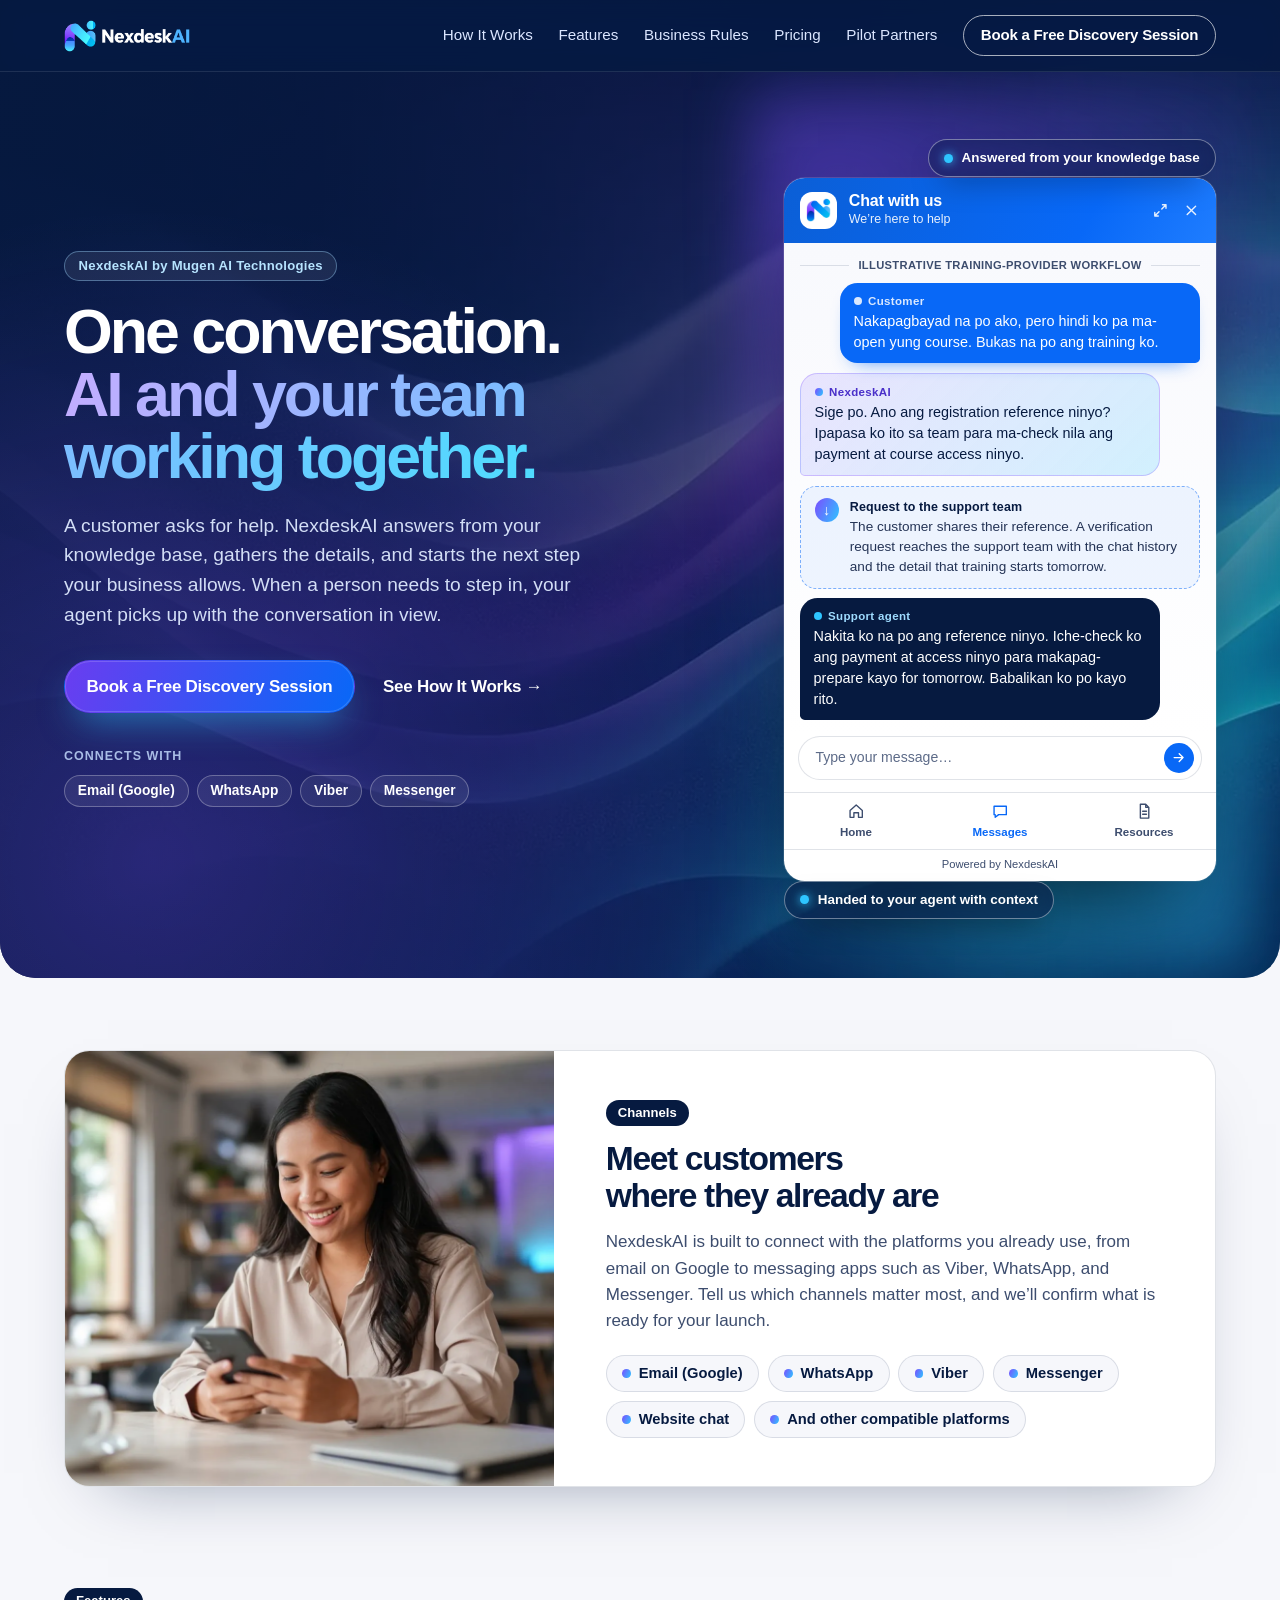
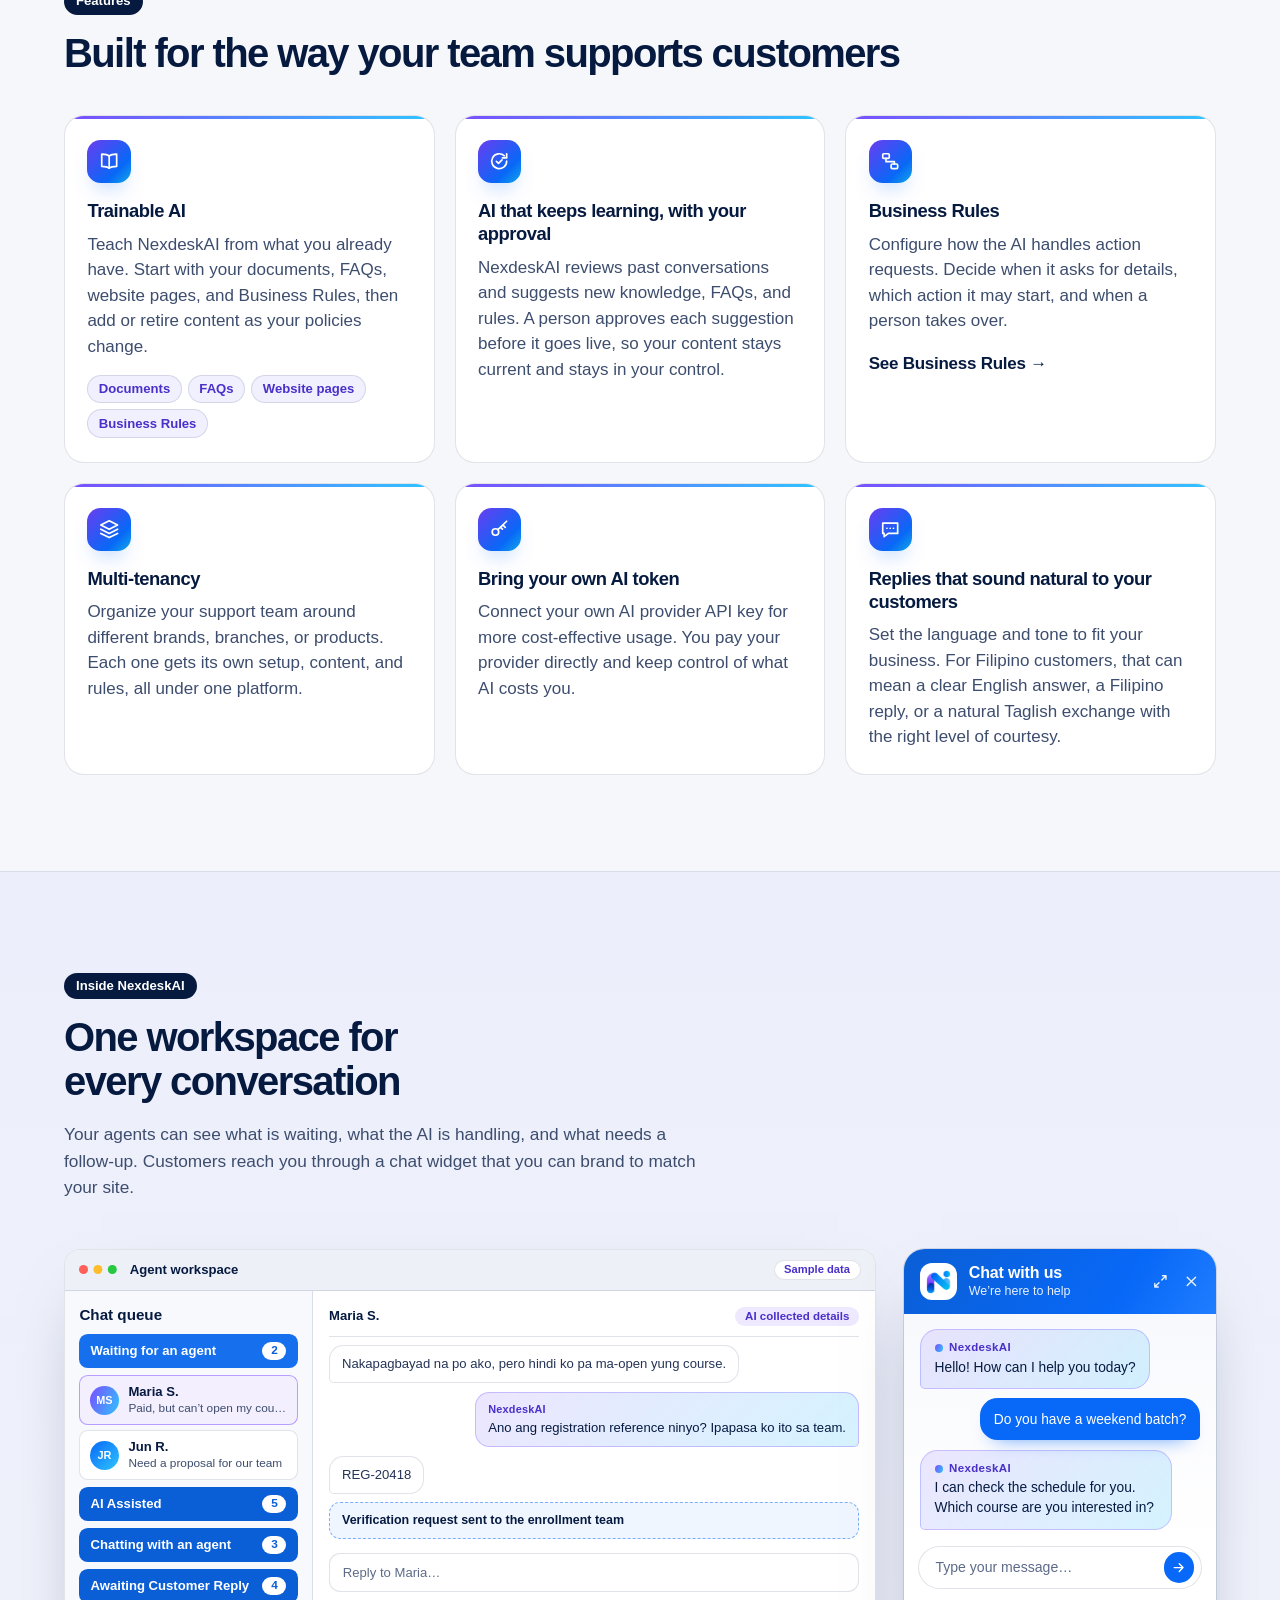
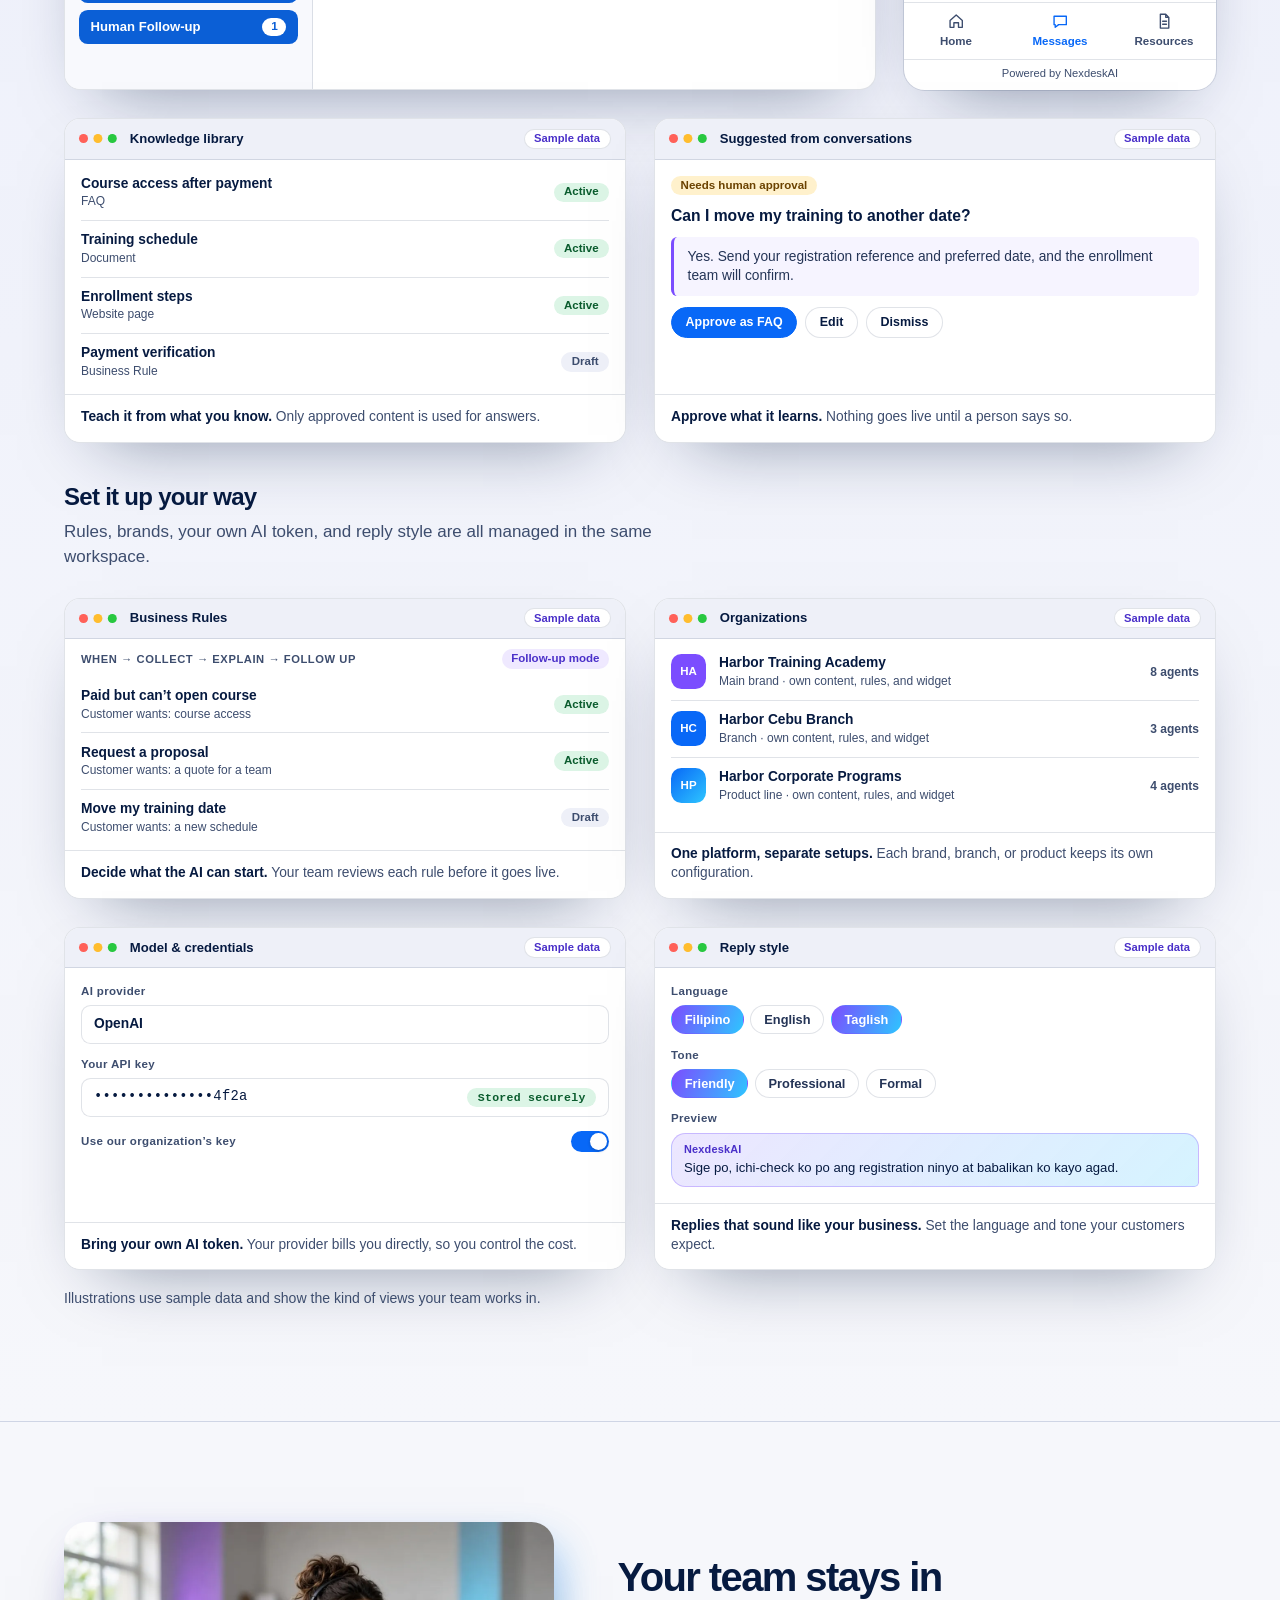
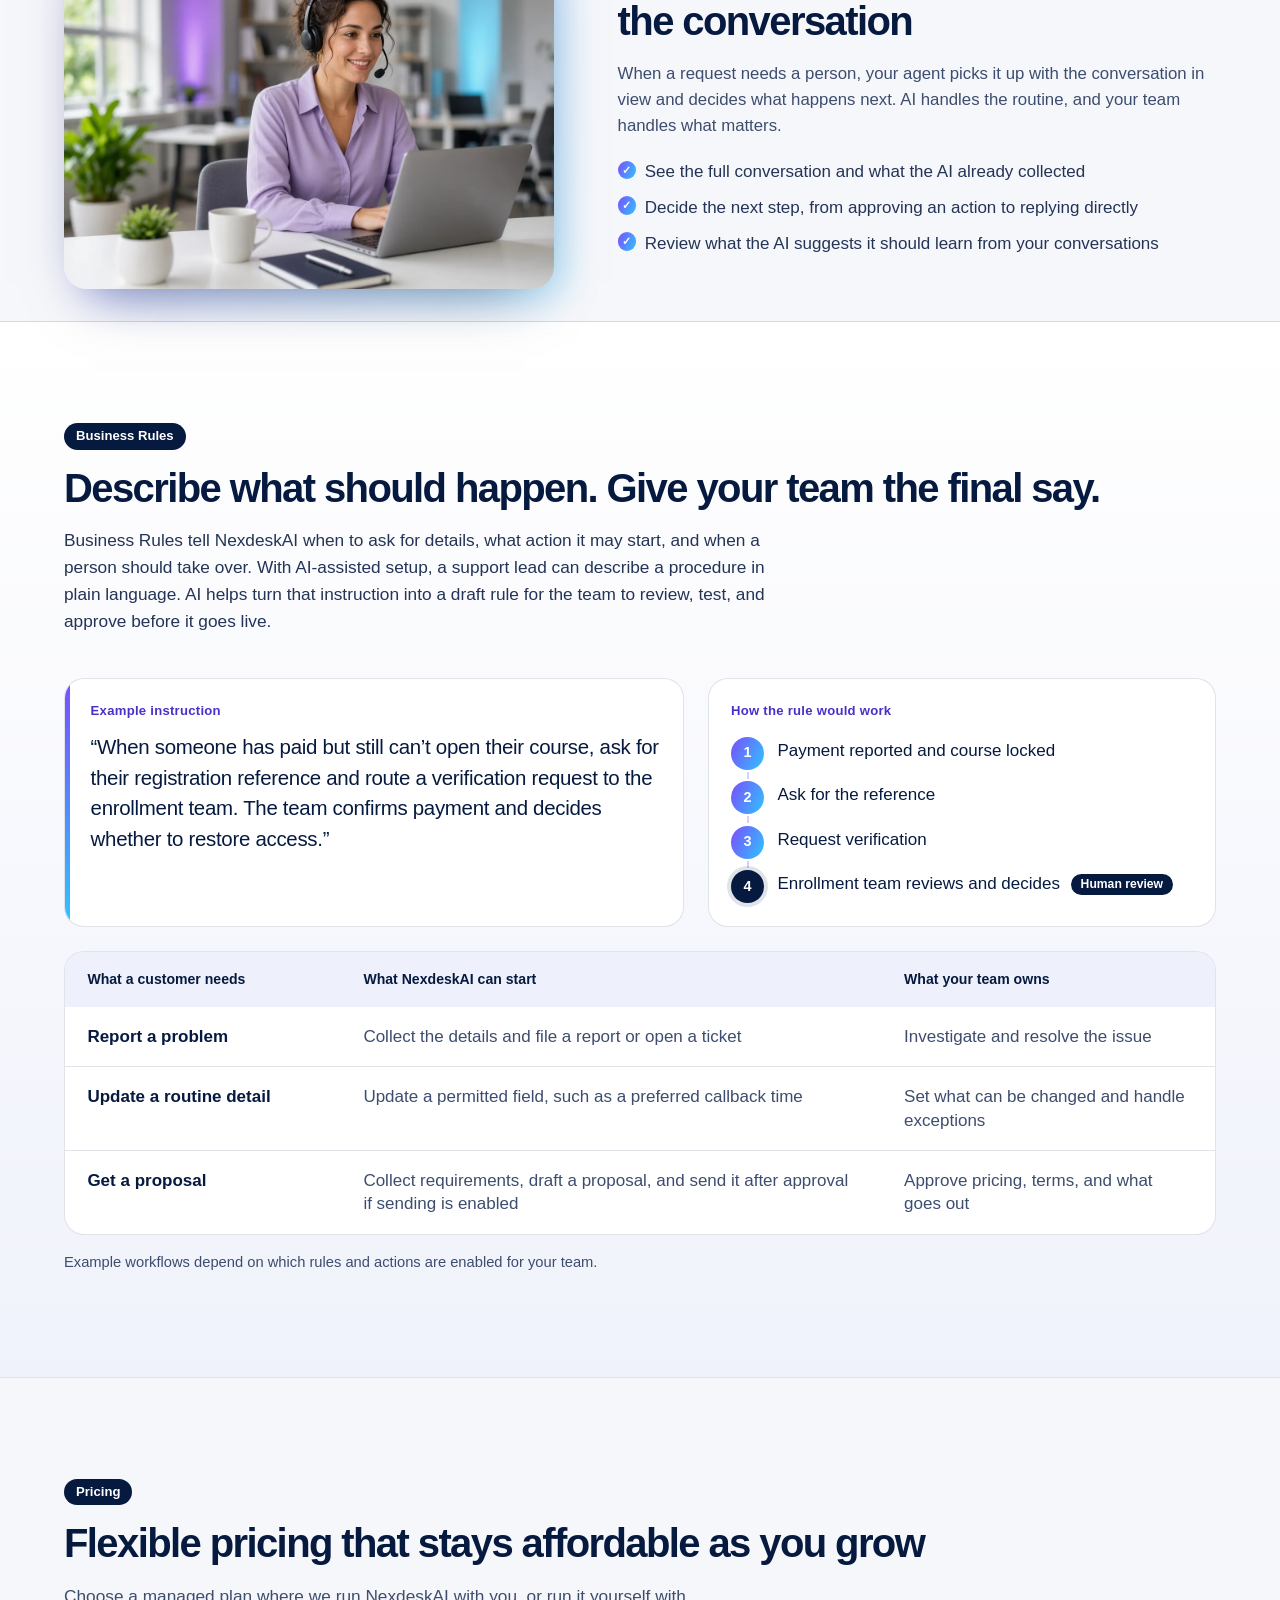
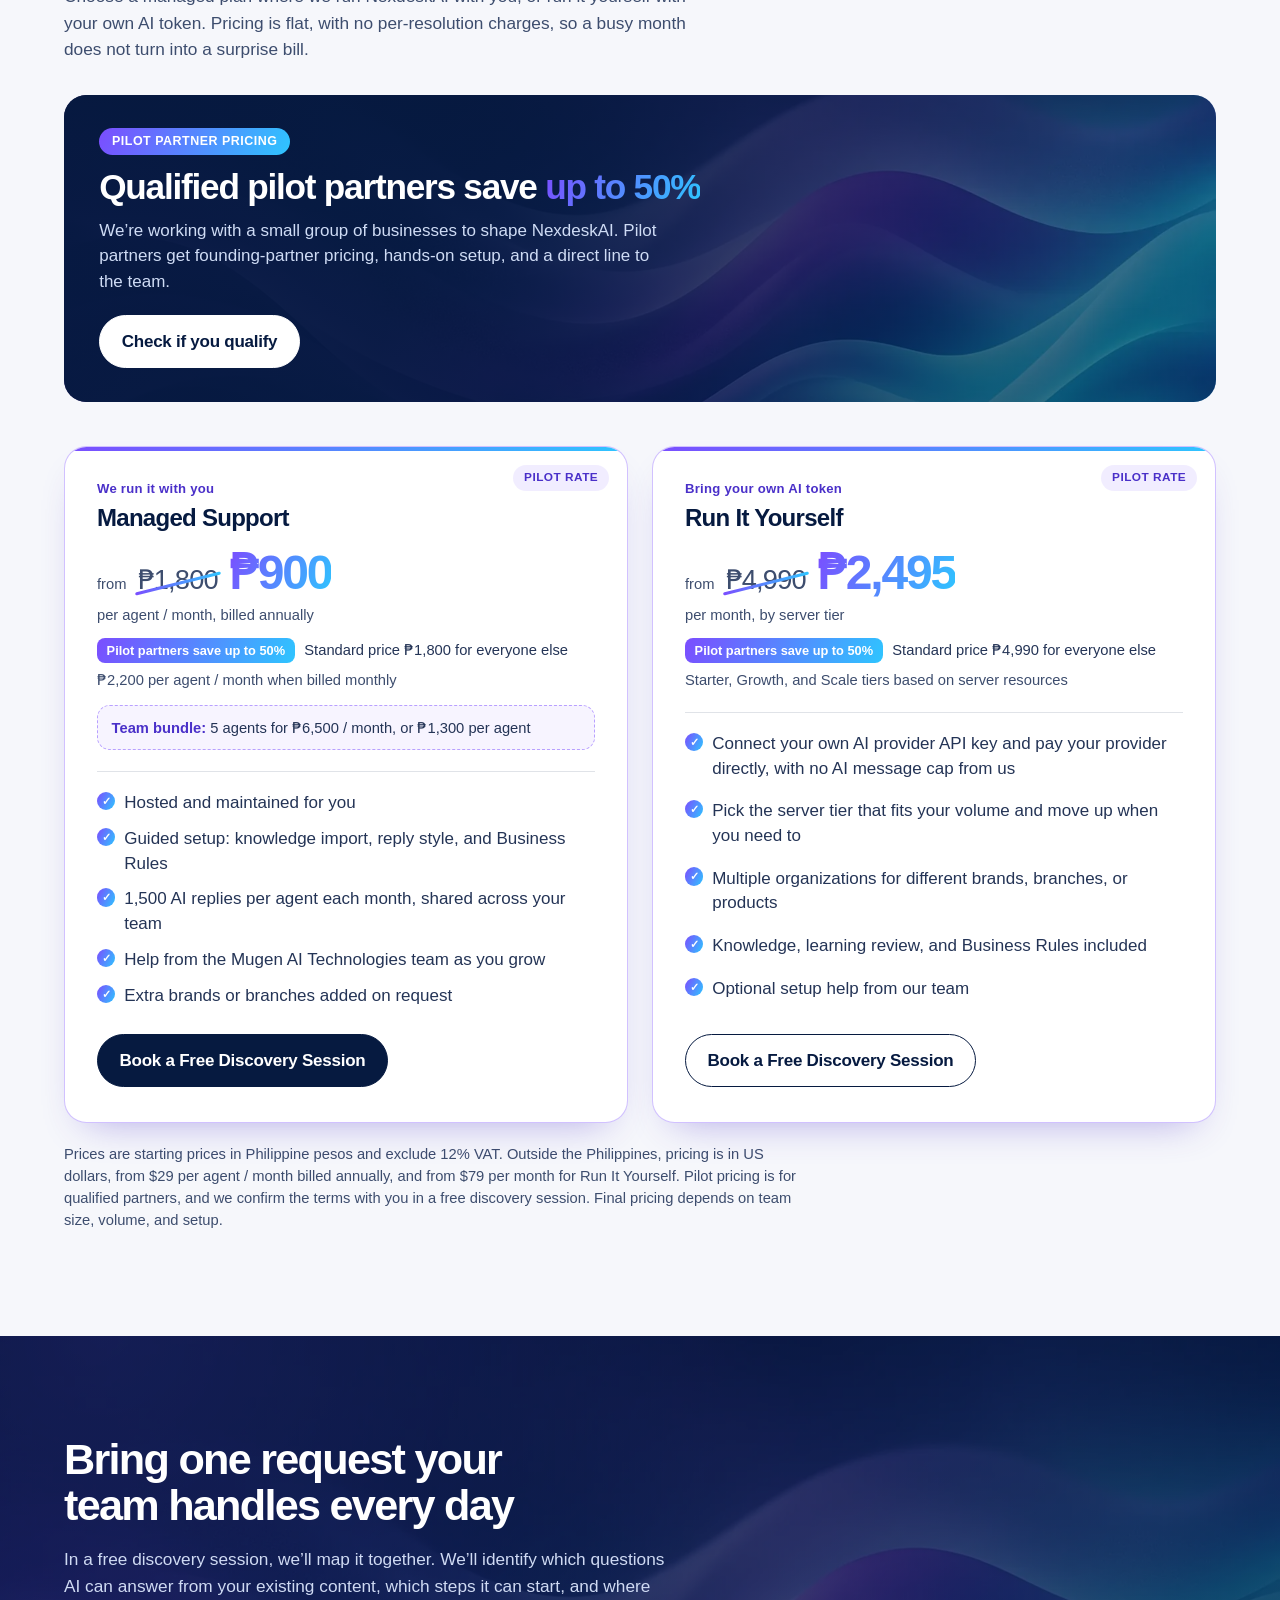
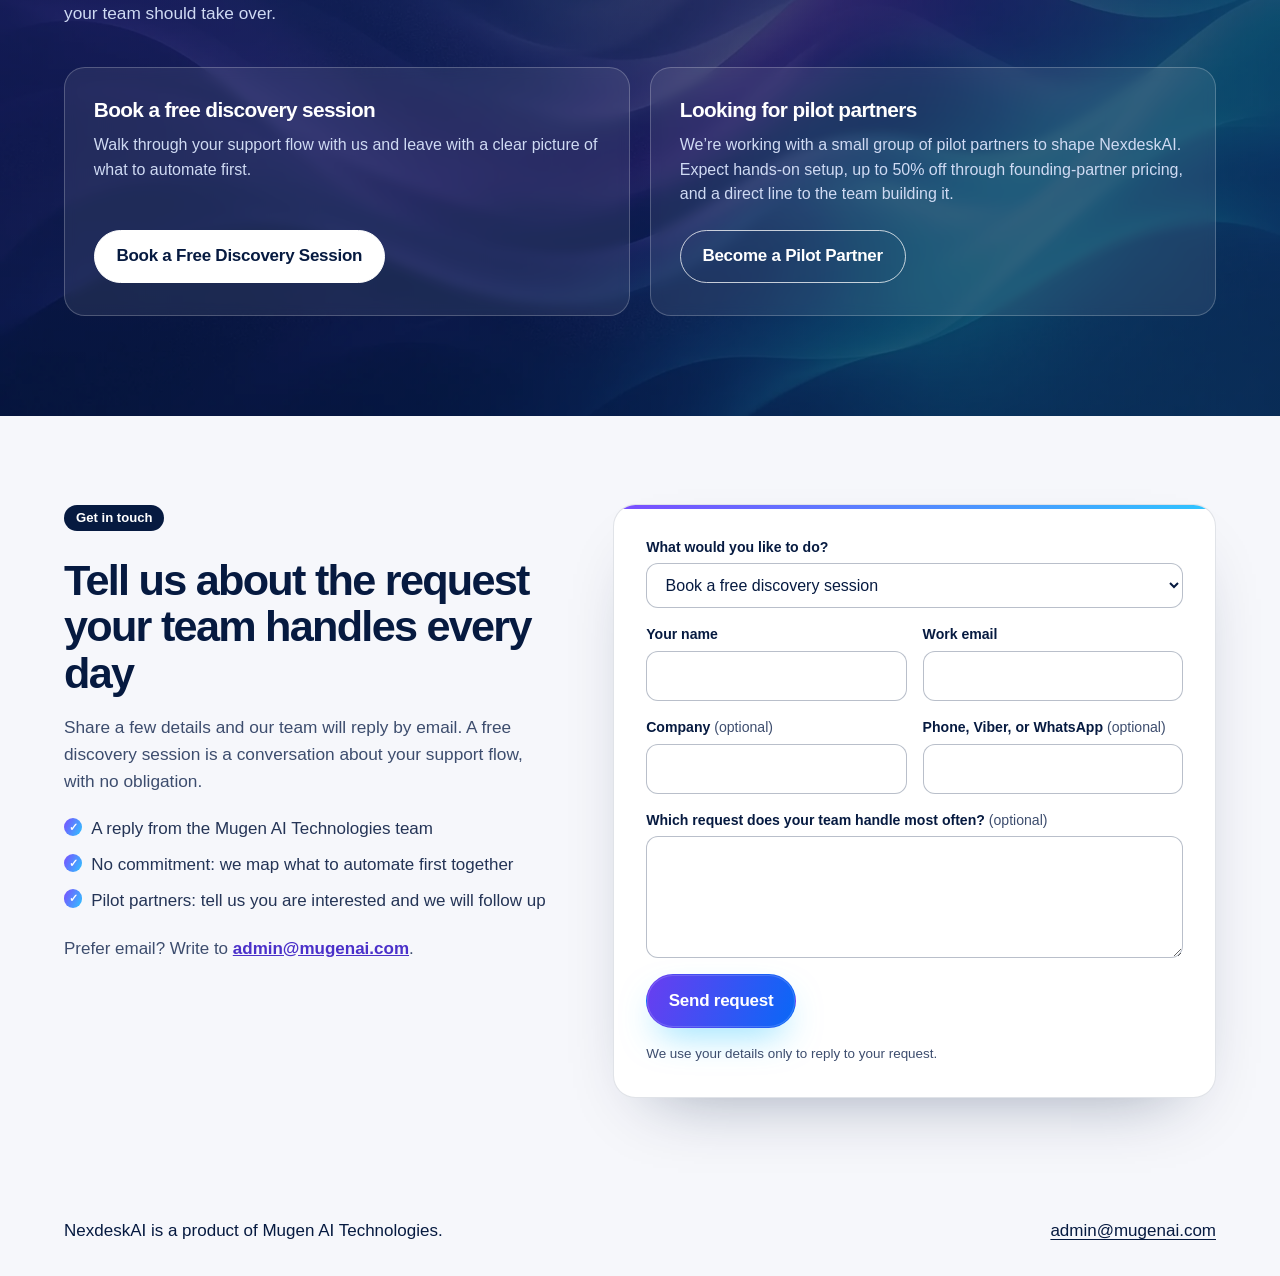
<file: index.html>
<!DOCTYPE html>
<html lang="en">
<head>
  <meta charset="utf-8">
  <meta name="viewport" content="width=device-width, initial-scale=1">
  <title>NexdeskAI by Mugen AI Technologies | AI + Human Customer Support</title>
  <meta name="description" content="NexdeskAI brings AI and agents together in one support workspace. Use your knowledge base to answer questions and Business Rules to start the next step.">
  <meta name="robots" content="index, follow">
  <meta name="color-scheme" content="light">
  <meta name="theme-color" content="#061a40">
  <link rel="canonical" href="https://nexdeskai.com/">
  <link rel="icon" href="https://nexdeskai.com/assets/favicon.ico" sizes="any">
  <link rel="icon" type="image/png" sizes="48x48" href="https://nexdeskai.com/assets/favicon-48.png">
  <link rel="icon" type="image/png" sizes="192x192" href="https://nexdeskai.com/assets/favicon-192.png">
  <link rel="apple-touch-icon" sizes="180x180" href="https://nexdeskai.com/assets/apple-touch-icon.png">
  <meta property="og:site_name" content="NexdeskAI">
  <meta property="og:title" content="NexdeskAI by Mugen AI Technologies | AI + Human Customer Support">
  <meta property="og:description" content="NexdeskAI brings AI and agents together in one support workspace. Use your knowledge base to answer questions and Business Rules to start the next step.">
  <meta property="og:url" content="https://nexdeskai.com/">
  <meta property="og:type" content="website">
  <meta property="og:image" content="https://nexdeskai.com/assets/og.png">
  <meta property="og:image:width" content="1200">
  <meta property="og:image:height" content="630">
  <meta property="og:image:alt" content="NexdeskAI">
  <meta property="og:locale" content="en_US">
  <meta name="twitter:card" content="summary_large_image">
  <meta name="twitter:title" content="NexdeskAI by Mugen AI Technologies | AI + Human Customer Support">
  <meta name="twitter:description" content="NexdeskAI brings AI and agents together in one support workspace. Use your knowledge base to answer questions and Business Rules to start the next step.">
  <meta name="twitter:image" content="https://nexdeskai.com/assets/og.png">
  <link rel="stylesheet" href="css/site.css">
  <script type="application/ld+json">
  {
    "@context": "https://schema.org",
    "@graph": [
      {
        "@type": "Organization",
        "@id": "https://nexdeskai.com/#organization",
        "name": "NexdeskAI",
        "url": "https://nexdeskai.com/",
        "email": "admin@mugenai.com",
        "logo": "https://nexdeskai.com/assets/nexdeskai-mark.png",
        "parentOrganization": {
          "@type": "Organization",
          "name": "Mugen AI Technologies",
          "email": "admin@mugenai.com"
        }
      },
      {
        "@type": "SoftwareApplication",
        "@id": "https://nexdeskai.com/#software",
        "name": "NexdeskAI",
        "url": "https://nexdeskai.com/",
        "email": "admin@mugenai.com",
        "applicationCategory": "BusinessApplication",
        "operatingSystem": "Web",
        "description": "NexdeskAI brings AI and agents together in one support workspace. It answers questions from a business's knowledge base and uses Business Rules to start the next step, with a person taking over when needed.",
        "publisher": {
          "@type": "Organization",
          "name": "Mugen AI Technologies"
        },
        "provider": {
          "@id": "https://nexdeskai.com/#organization"
        }
      }
    ]
  }
  </script>
</head>
<body id="top">
  <a class="skip" href="#content">Skip to content</a>
  <header class="site-header">
    <div class="frame bar">
      <a class="brand" href="./">
        <picture>
          <source media="(min-width: 1020px)" srcset="assets/nexdeskai-wordmark-light.png" width="1800" height="457">
          <img src="assets/nexdeskai-mark-header.png" alt="NexdeskAI" width="222" height="218">
        </picture>
      </a>
      <nav class="nav" aria-label="Page sections">
        <a href="#how-it-works">How It Works</a>
        <a href="#features">Features</a>
        <a href="#business-rules">Business Rules</a>
        <a href="#pricing">Pricing</a>
        <a href="#pilot">Pilot Partners</a>
        <a class="btn btn--ghost btn--sm" href="#contact" data-interest="discovery">Book a Free Discovery Session</a>
      </nav>
    </div>
  </header>

  <main id="content">
    <section class="hero">
      <div class="frame">
        <div class="hero-grid">
          <div class="hero-copy">
            <p class="eyebrow">NexdeskAI by Mugen AI Technologies</p>
            <h1>One conversation. <span class="grad">AI and your team working together.</span></h1>
            <p class="lede">A customer asks for help. NexdeskAI answers from your knowledge base, gathers the details, and starts the next step your business allows. When a person needs to step in, your agent picks up with the conversation in view.</p>
            <div class="actions">
              <a class="btn btn--glow" href="#contact" data-interest="discovery">Book a Free Discovery Session</a>
              <a class="link-arrow" href="#how-it-works">See How It Works</a>
            </div>
            <div class="hero-channels">
              <p>Connects with</p>
              <ul>
                <li>Email (Google)</li>
                <li>WhatsApp</li>
                <li>Viber</li>
                <li>Messenger</li>
              </ul>
            </div>
          </div>

          <div class="convo-wrap">
            <span class="float float--ai" aria-hidden="true">Answered from your knowledge base</span>
            <section class="convo" id="how-it-works" aria-labelledby="how-heading">
              <h2 class="sr-only" id="how-heading">See what happens when a customer needs help</h2>

              <div class="wgt">
                <div class="wgt-head">
                  <img class="wgt-mark" src="assets/nexdeskai-mark.png" alt="" width="238" height="234">
                  <div class="wgt-title">
                    <strong>Chat with us</strong>
                    <small>We&rsquo;re here to help</small>
                  </div>
                  <span class="wgt-icons" aria-hidden="true">
                    <svg viewBox="0 0 24 24"><path d="M15 4h5v5M9 20H4v-5M20 4l-6 6M4 20l6-6"/></svg>
                    <svg viewBox="0 0 24 24"><path d="M6 6l12 12M18 6L6 18"/></svg>
                  </span>
                </div>

                <ol class="wgt-thread">
                  <li class="wb-divider">Illustrative training-provider workflow</li>
                  <li class="wb wb--cust">
                    <p class="wb-who">Customer</p>
                    <p lang="fil">Nakapagbayad na po ako, pero hindi ko pa ma-open yung course. Bukas na po ang training ko.</p>
                  </li>
                  <li class="wb wb--ai">
                    <p class="wb-who">NexdeskAI</p>
                    <p lang="fil">Sige po. Ano ang registration reference ninyo? Ipapasa ko ito sa team para ma-check nila ang payment at course access ninyo.</p>
                  </li>
                  <li class="wb-event">
                    <span class="event-icon" aria-hidden="true">&darr;</span>
                    <p><strong>Request to the support team</strong>The customer shares their reference. A verification request reaches the support team with the chat history and the detail that training starts tomorrow.</p>
                  </li>
                  <li class="wb wb--agent">
                    <p class="wb-who">Support agent</p>
                    <p lang="fil">Nakita ko na po ang reference ninyo. Iche-check ko ang payment at access ninyo para makapag-prepare kayo for tomorrow. Babalikan ko po kayo rito.</p>
                  </li>
                </ol>

                <div class="wgt-input" aria-hidden="true">
                  <span>Type your message&hellip;</span>
                  <span class="wgt-send"><svg viewBox="0 0 24 24"><path d="M5 12h14M13 6l6 6-6 6"/></svg></span>
                </div>
                <div class="wgt-tabs" aria-hidden="true">
                  <span><svg viewBox="0 0 24 24"><path d="M4 11l8-7 8 7v9h-5v-6H9v6H4z"/></svg>Home</span>
                  <span class="is-on"><svg viewBox="0 0 24 24"><path d="M4 5.5h16v11H10l-4.5 3.5v-3.5H4z"/></svg>Messages</span>
                  <span><svg viewBox="0 0 24 24"><path d="M7 3h7l4 4v14H7zM14 3v4h4M10 12h5M10 16h5"/></svg>Resources</span>
                </div>
                <p class="wgt-foot" aria-hidden="true">Powered by NexdeskAI</p>
              </div>
            </section>
            <span class="float float--agent" aria-hidden="true">Handed to your agent with context</span>
          </div>
        </div>
      </div>
    </section>

    <section class="integrations" id="integrations" aria-labelledby="integrations-heading">
      <div class="frame">
        <div class="integrations-card">
          <figure class="integrations-photo">
            <img src="assets/customer-phone.webp" alt="A smiling customer typing a message on her phone at a cafe table." width="1200" height="900" loading="lazy" decoding="async">
          </figure>
          <div class="integrations-copy">
            <p class="kicker">Channels</p>
            <h2 id="integrations-heading">Meet customers where they already are</h2>
            <p>NexdeskAI is built to connect with the platforms you already use, from email on Google to messaging apps such as Viber, WhatsApp, and Messenger. Tell us which channels matter most, and we&rsquo;ll confirm what is ready for your launch.</p>
            <ul class="chips" aria-label="Channels and platforms">
              <li>Email (Google)</li>
              <li>WhatsApp</li>
              <li>Viber</li>
              <li>Messenger</li>
              <li>Website chat</li>
              <li>And other compatible platforms</li>
            </ul>
          </div>
        </div>
      </div>
    </section>

    <section class="features" id="features" aria-labelledby="features-heading">
      <div class="frame">
        <p class="kicker">Features</p>
        <h2 id="features-heading">Built for the way your team supports customers</h2>
        <ul class="cards">
          <li class="card">
            <span class="icon" aria-hidden="true"><svg viewBox="0 0 24 24"><path d="M12 6.5C10.5 5 8 4.5 4 4.5v13c4 0 6.5.5 8 2"/><path d="M12 6.5C13.5 5 16 4.5 20 4.5v13c-4 0-6.5.5-8 2"/><path d="M12 6.5v13"/></svg></span>
            <h3>Trainable AI</h3>
            <p>Teach NexdeskAI from what you already have. Start with your documents, FAQs, website pages, and Business Rules, then add or retire content as your policies change.</p>
            <ul class="tags" aria-label="Sources you can teach it from">
              <li>Documents</li>
              <li>FAQs</li>
              <li>Website pages</li>
              <li>Business Rules</li>
            </ul>
          </li>
          <li class="card">
            <span class="icon" aria-hidden="true"><svg viewBox="0 0 24 24"><path d="M20 12a8 8 0 1 1-2.5-5.8"/><path d="M20 4v4.5h-4.5"/><path d="M9 12.2l2.2 2.2L15 10.5"/></svg></span>
            <h3>AI that keeps learning, with your approval</h3>
            <p>NexdeskAI reviews past conversations and suggests new knowledge, FAQs, and rules. A person approves each suggestion before it goes live, so your content stays current and stays in your control.</p>
          </li>
          <li class="card">
            <span class="icon" aria-hidden="true"><svg viewBox="0 0 24 24"><rect x="4" y="4" width="7" height="5" rx="1.2"/><rect x="13" y="15" width="7" height="5" rx="1.2"/><path d="M7.5 9v3.5h9V15"/></svg></span>
            <h3>Business Rules</h3>
            <p>Configure how the AI handles action requests. Decide when it asks for details, which action it may start, and when a person takes over.</p>
            <a class="link-arrow" href="#business-rules">See Business Rules</a>
          </li>
          <li class="card">
            <span class="icon" aria-hidden="true"><svg viewBox="0 0 24 24"><path d="M12 3l9 4.5-9 4.5-9-4.5z"/><path d="M3 12l9 4.5 9-4.5"/><path d="M3 16.5L12 21l9-4.5"/></svg></span>
            <h3>Multi-tenancy</h3>
            <p>Organize your support team around different brands, branches, or products. Each one gets its own setup, content, and rules, all under one platform.</p>
          </li>
          <li class="card">
            <span class="icon" aria-hidden="true"><svg viewBox="0 0 24 24"><circle cx="8" cy="15" r="3.5"/><path d="M10.6 12.5L20 3.5M16 7.5l2.5 2.5M13.5 10l2 2"/></svg></span>
            <h3>Bring your own AI token</h3>
            <p>Connect your own AI provider API key for more cost-effective usage. You pay your provider directly and keep control of what AI costs you.</p>
          </li>
          <li class="card">
            <span class="icon" aria-hidden="true"><svg viewBox="0 0 24 24"><path d="M4 5.5h16v11H10l-4.5 3.5v-3.5H4z"/><path d="M8.5 11h.01M12 11h.01M15.5 11h.01"/></svg></span>
            <h3>Replies that sound natural to your customers</h3>
            <p>Set the language and tone to fit your business. For Filipino customers, that can mean a clear English answer, a Filipino reply, or a natural Taglish exchange with the right level of courtesy.</p>
          </li>
        </ul>
      </div>
    </section>

    <section class="platform" id="platform" aria-labelledby="platform-heading">
      <div class="frame">
        <div class="platform-copy">
          <p class="kicker">Inside NexdeskAI</p>
          <h2 id="platform-heading">One workspace for every conversation</h2>
          <p>Your agents can see what is waiting, what the AI is handling, and what needs a follow-up. Customers reach you through a chat widget that you can brand to match your site.</p>
        </div>

        <div class="stage">
          <figure class="mock mock--workspace" role="img" aria-label="Illustration with sample data: the agent workspace has a chat queue on the left and an open conversation on the right, where the AI collected a registration reference and handed the request to an agent.">
            <div class="mock-bar"><span class="mock-title">Agent workspace</span><span class="mock-badge">Sample data</span></div>
            <div class="mock-body">
              <div class="queue">
                <p class="q-title">Chat queue</p>
                <div class="q-group q-group--hot"><span>Waiting for an agent</span><b>2</b></div>
                <ul class="q-items">
                  <li class="is-active"><span class="av">MS</span><span class="q-text"><strong>Maria S.</strong><small>Paid, but can&rsquo;t open my course</small></span></li>
                  <li><span class="av av--alt">JR</span><span class="q-text"><strong>Jun R.</strong><small>Need a proposal for our team</small></span></li>
                </ul>
                <div class="q-group"><span>AI Assisted</span><b>5</b></div>
                <div class="q-group"><span>Chatting with an agent</span><b>3</b></div>
                <div class="q-group"><span>Awaiting Customer Reply</span><b>4</b></div>
                <div class="q-group"><span>Human Follow-up</span><b>1</b></div>
              </div>
              <div class="pane">
                <div class="pane-head"><strong>Maria S.</strong><span class="pill">AI collected details</span></div>
                <div class="bubble bubble--in">Nakapagbayad na po ako, pero hindi ko pa ma-open yung course.</div>
                <div class="bubble bubble--ai"><small>NexdeskAI</small>Ano ang registration reference ninyo? Ipapasa ko ito sa team.</div>
                <div class="bubble bubble--in">REG-20418</div>
                <div class="pane-event">Verification request sent to the enrollment team</div>
                <div class="pane-compose">Reply to Maria&hellip;</div>
              </div>
            </div>
          </figure>

          <div class="wgt wgt--small" role="img" aria-label="Illustration with sample data: the chat widget on a customer's website showing a short conversation with the AI.">
            <div class="wgt-head">
              <img class="wgt-mark" src="assets/nexdeskai-mark.png" alt="" width="238" height="234">
              <div class="wgt-title">
                <strong>Chat with us</strong>
                <small>We&rsquo;re here to help</small>
              </div>
              <span class="wgt-icons">
                <svg viewBox="0 0 24 24"><path d="M15 4h5v5M9 20H4v-5M20 4l-6 6M4 20l6-6"/></svg>
                <svg viewBox="0 0 24 24"><path d="M6 6l12 12M18 6L6 18"/></svg>
              </span>
            </div>
            <div class="wgt-thread">
              <div class="wb wb--ai"><p class="wb-who">NexdeskAI</p><p>Hello! How can I help you today?</p></div>
              <div class="wb wb--cust"><p>Do you have a weekend batch?</p></div>
              <div class="wb wb--ai"><p class="wb-who">NexdeskAI</p><p>I can check the schedule for you. Which course are you interested in?</p></div>
            </div>
            <div class="wgt-input">
              <span>Type your message&hellip;</span>
              <span class="wgt-send"><svg viewBox="0 0 24 24"><path d="M5 12h14M13 6l6 6-6 6"/></svg></span>
            </div>
            <div class="wgt-tabs">
              <span><svg viewBox="0 0 24 24"><path d="M4 11l8-7 8 7v9h-5v-6H9v6H4z"/></svg>Home</span>
              <span class="is-on"><svg viewBox="0 0 24 24"><path d="M4 5.5h16v11H10l-4.5 3.5v-3.5H4z"/></svg>Messages</span>
              <span><svg viewBox="0 0 24 24"><path d="M7 3h7l4 4v14H7zM14 3v4h4M10 12h5M10 16h5"/></svg>Resources</span>
            </div>
            <p class="wgt-foot">Powered by NexdeskAI</p>
          </div>
        </div>

        <div class="duo">
          <figure class="mock mock--panel" role="img" aria-label="Illustration with sample data: a knowledge library listing FAQs, documents, website pages, and Business Rules as sources.">
            <div class="mock-bar"><span class="mock-title">Knowledge library</span><span class="mock-badge">Sample data</span></div>
            <ul class="rows">
              <li><span class="r-main"><strong>Course access after payment</strong><small>FAQ</small></span><span class="status status--on">Active</span></li>
              <li><span class="r-main"><strong>Training schedule</strong><small>Document</small></span><span class="status status--on">Active</span></li>
              <li><span class="r-main"><strong>Enrollment steps</strong><small>Website page</small></span><span class="status status--on">Active</span></li>
              <li><span class="r-main"><strong>Payment verification</strong><small>Business Rule</small></span><span class="status status--draft">Draft</span></li>
            </ul>
            <figcaption><strong>Teach it from what you know.</strong> Only approved content is used for answers.</figcaption>
          </figure>

          <figure class="mock mock--panel" role="img" aria-label="Illustration with sample data: a suggested FAQ from recent conversations waiting for a person to approve, edit, or dismiss it.">
            <div class="mock-bar"><span class="mock-title">Suggested from conversations</span><span class="mock-badge">Sample data</span></div>
            <div class="suggest">
              <span class="pill pill--warn">Needs human approval</span>
              <p class="s-q">Can I move my training to another date?</p>
              <p class="s-a">Yes. Send your registration reference and preferred date, and the enrollment team will confirm.</p>
              <div class="s-actions"><span class="s-btn s-btn--primary">Approve as FAQ</span><span class="s-btn">Edit</span><span class="s-btn">Dismiss</span></div>
            </div>
            <figcaption><strong>Approve what it learns.</strong> Nothing goes live until a person says so.</figcaption>
          </figure>
        </div>
        <div class="setup">
          <h3 class="platform-sub">Set it up your way</h3>
          <p class="platform-sub-copy">Rules, brands, your own AI token, and reply style are all managed in the same workspace.</p>
        </div>

        <div class="duo">
          <figure class="mock mock--panel" role="img" aria-label="Illustration with sample data: a Business Rules list showing rules for course access, quote requests, and rescheduling, with one rule still in draft.">
            <div class="mock-bar"><span class="mock-title">Business Rules</span><span class="mock-badge">Sample data</span></div>
            <div class="mock-sub"><span class="flow-line">When &rarr; Collect &rarr; Explain &rarr; Follow up</span><span class="pill">Follow-up mode</span></div>
            <ul class="rows">
              <li><span class="r-main"><strong>Paid but can&rsquo;t open course</strong><small>Customer wants: course access</small></span><span class="status status--on">Active</span></li>
              <li><span class="r-main"><strong>Request a proposal</strong><small>Customer wants: a quote for a team</small></span><span class="status status--on">Active</span></li>
              <li><span class="r-main"><strong>Move my training date</strong><small>Customer wants: a new schedule</small></span><span class="status status--draft">Draft</span></li>
            </ul>
            <figcaption><strong>Decide what the AI can start.</strong> Your team reviews each rule before it goes live.</figcaption>
          </figure>

          <figure class="mock mock--panel" role="img" aria-label="Illustration with sample data: an organizations list with a main brand, a branch, and a product line, each with its own agents.">
            <div class="mock-bar"><span class="mock-title">Organizations</span><span class="mock-badge">Sample data</span></div>
            <ul class="rows rows--orgs">
              <li><span class="org-mark">HA</span><span class="r-main"><strong>Harbor Training Academy</strong><small>Main brand &middot; own content, rules, and widget</small></span><span class="count">8 agents</span></li>
              <li><span class="org-mark org-mark--alt">HC</span><span class="r-main"><strong>Harbor Cebu Branch</strong><small>Branch &middot; own content, rules, and widget</small></span><span class="count">3 agents</span></li>
              <li><span class="org-mark org-mark--cyan">HP</span><span class="r-main"><strong>Harbor Corporate Programs</strong><small>Product line &middot; own content, rules, and widget</small></span><span class="count">4 agents</span></li>
            </ul>
            <figcaption><strong>One platform, separate setups.</strong> Each brand, branch, or product keeps its own configuration.</figcaption>
          </figure>

          <figure class="mock mock--panel" role="img" aria-label="Illustration with sample data: model and credentials settings where an organization connects its own AI provider key, shown masked, and pays the provider directly.">
            <div class="mock-bar"><span class="mock-title">Model &amp; credentials</span><span class="mock-badge">Sample data</span></div>
            <div class="form">
              <div class="field"><span class="label">AI provider</span><span class="input">OpenAI</span></div>
              <div class="field"><span class="label">Your API key</span><span class="input input--key"><span>&bull;&bull;&bull;&bull;&bull;&bull;&bull;&bull;&bull;&bull;&bull;&bull;&bull;&bull;4f2a</span><span class="status status--on">Stored securely</span></span></div>
              <div class="field field--row"><span class="label">Use our organization&rsquo;s key</span><span class="toggle is-on"><i></i></span></div>
            </div>
            <figcaption><strong>Bring your own AI token.</strong> Your provider bills you directly, so you control the cost.</figcaption>
          </figure>

          <figure class="mock mock--panel" role="img" aria-label="Illustration with sample data: reply style settings with language and tone options and a preview of a Filipino reply.">
            <div class="mock-bar"><span class="mock-title">Reply style</span><span class="mock-badge">Sample data</span></div>
            <div class="form">
              <div class="field"><span class="label">Language</span><span class="opts"><span class="opt is-on">Filipino</span><span class="opt">English</span><span class="opt is-on">Taglish</span></span></div>
              <div class="field"><span class="label">Tone</span><span class="opts"><span class="opt is-on">Friendly</span><span class="opt">Professional</span><span class="opt">Formal</span></span></div>
              <div class="field"><span class="label">Preview</span><span class="bubble bubble--ai preview"><small>NexdeskAI</small>Sige po, ichi-check ko po ang registration ninyo at babalikan ko kayo agad.</span></div>
            </div>
            <figcaption><strong>Replies that sound like your business.</strong> Set the language and tone your customers expect.</figcaption>
          </figure>
        </div>
        <p class="shot-note">Illustrations use sample data and show the kind of views your team works in.</p>
      </div>
    </section>

    <section class="team" aria-labelledby="team-heading">
      <div class="frame team-grid">
        <figure class="photo">
          <img src="assets/support-team.webp" alt="A customer support agent wearing a headset smiles while working on a laptop at a bright desk." width="1200" height="900" loading="lazy" decoding="async">
        </figure>
        <div class="team-copy">
          <h2 id="team-heading">Your team stays in the conversation</h2>
          <p>When a request needs a person, your agent picks it up with the conversation in view and decides what happens next. AI handles the routine, and your team handles what matters.</p>
          <ul class="ticks">
            <li>See the full conversation and what the AI already collected</li>
            <li>Decide the next step, from approving an action to replying directly</li>
            <li>Review what the AI suggests it should learn from your conversations</li>
          </ul>
        </div>
      </div>
    </section>

    <section class="rules" id="business-rules" aria-labelledby="rules-heading">
      <div class="frame">
        <p class="kicker">Business Rules</p>
        <h2 id="rules-heading">Describe what should happen. Give your team the final say.</h2>
        <p class="rules-intro">Business Rules tell NexdeskAI when to ask for details, what action it may start, and when a person should take over. With AI-assisted setup, a support lead can describe a procedure in plain language. AI helps turn that instruction into a draft rule for the team to review, test, and approve before it goes live.</p>

        <div class="rules-grid">
          <figure class="instruction">
            <figcaption>Example instruction</figcaption>
            <blockquote>
              <p>&ldquo;When someone has paid but still can&rsquo;t open their course, ask for their registration reference and route a verification request to the enrollment team. The team confirms payment and decides whether to restore access.&rdquo;</p>
            </blockquote>
          </figure>

          <div class="flow">
            <h3>How the rule would work</h3>
            <ol class="steps">
              <li>Payment reported and course locked</li>
              <li>Ask for the reference</li>
              <li>Request verification</li>
              <li class="human">Enrollment team reviews and decides <span class="badge">Human review</span></li>
            </ol>
          </div>
        </div>

        <table class="matrix" role="table">
          <thead role="rowgroup">
            <tr role="row">
              <th role="columnheader" scope="col">What a customer needs</th>
              <th role="columnheader" scope="col">What NexdeskAI can start</th>
              <th role="columnheader" scope="col">What your team owns</th>
            </tr>
          </thead>
          <tbody role="rowgroup">
            <tr role="row">
              <th role="rowheader" scope="row" data-label="What a customer needs">Report a problem</th>
              <td role="cell" data-label="What NexdeskAI can start">Collect the details and file a report or open a ticket</td>
              <td role="cell" data-label="What your team owns">Investigate and resolve the issue</td>
            </tr>
            <tr role="row">
              <th role="rowheader" scope="row" data-label="What a customer needs">Update a routine detail</th>
              <td role="cell" data-label="What NexdeskAI can start">Update a permitted field, such as a preferred callback time</td>
              <td role="cell" data-label="What your team owns">Set what can be changed and handle exceptions</td>
            </tr>
            <tr role="row">
              <th role="rowheader" scope="row" data-label="What a customer needs">Get a proposal</th>
              <td role="cell" data-label="What NexdeskAI can start">Collect requirements, draft a proposal, and send it after approval if sending is enabled</td>
              <td role="cell" data-label="What your team owns">Approve pricing, terms, and what goes out</td>
            </tr>
          </tbody>
        </table>
        <p class="note">Example workflows depend on which rules and actions are enabled for your team.</p>
      </div>
    </section>

    <section class="pricing" id="pricing" aria-labelledby="pricing-heading">
      <div class="frame">
        <p class="kicker">Pricing</p>
        <h2 id="pricing-heading">Flexible pricing that stays affordable as you grow</h2>
        <p class="pricing-intro">Choose a managed plan where we run NexdeskAI with you, or run it yourself with your own AI token. Pricing is flat, with no per-resolution charges, so a busy month does not turn into a surprise bill.</p>

        <div class="pilot-band">
          <span class="pilot-pill">Pilot partner pricing</span>
          <h3>Qualified pilot partners save <em>up to 50%</em></h3>
          <p>We&rsquo;re working with a small group of businesses to shape NexdeskAI. Pilot partners get founding-partner pricing, hands-on setup, and a direct line to the team.</p>
          <a class="btn btn--light" href="#contact" data-interest="pilot">Check if you qualify</a>
        </div>

        <div class="plans">
          <article class="plan plan--pilot">
            <span class="plan-ribbon">Pilot rate</span>
            <p class="plan-tag">We run it with you</p>
            <h3>Managed Support</h3>
            <p class="price price--promo"><span class="from">from</span> <s class="was"><span class="sr-only">Standard price </span>&#8369;1,800</s> <strong>&#8369;900</strong> <span class="per">per agent / month, billed annually</span></p>
            <p class="save-line"><span class="save-badge">Pilot partners save up to 50%</span> Standard price &#8369;1,800 for everyone else</p>
            <p class="price-alt">&#8369;2,200 per agent / month when billed monthly</p>
            <p class="bundle"><strong>Team bundle:</strong> 5 agents for &#8369;6,500 / month, or &#8369;1,300 per agent</p>
            <ul class="ticks">
              <li>Hosted and maintained for you</li>
              <li>Guided setup: knowledge import, reply style, and Business Rules</li>
              <li>1,500 AI replies per agent each month, shared across your team</li>
              <li>Help from the Mugen AI Technologies team as you grow</li>
              <li>Extra brands or branches added on request</li>
            </ul>
            <a class="btn" href="#contact" data-interest="discovery">Book a Free Discovery Session</a>
          </article>

          <article class="plan plan--pilot">
            <span class="plan-ribbon">Pilot rate</span>
            <p class="plan-tag">Bring your own AI token</p>
            <h3>Run It Yourself</h3>
            <p class="price price--promo"><span class="from">from</span> <s class="was"><span class="sr-only">Standard price </span>&#8369;4,990</s> <strong>&#8369;2,495</strong> <span class="per">per month, by server tier</span></p>
            <p class="save-line"><span class="save-badge">Pilot partners save up to 50%</span> Standard price &#8369;4,990 for everyone else</p>
            <p class="price-alt">Starter, Growth, and Scale tiers based on server resources</p>
            <ul class="ticks">
              <li>Connect your own AI provider API key and pay your provider directly, with no AI message cap from us</li>
              <li>Pick the server tier that fits your volume and move up when you need to</li>
              <li>Multiple organizations for different brands, branches, or products</li>
              <li>Knowledge, learning review, and Business Rules included</li>
              <li>Optional setup help from our team</li>
            </ul>
            <a class="btn btn--ghost" href="#contact" data-interest="discovery">Book a Free Discovery Session</a>
          </article>
        </div>
        <p class="note">Prices are starting prices in Philippine pesos and exclude 12% VAT. Outside the Philippines, pricing is in US dollars, from $29 per agent / month billed annually, and from $79 per month for Run It Yourself. Pilot pricing is for qualified partners, and we confirm the terms with you in a free discovery session. Final pricing depends on team size, volume, and setup.</p>
      </div>
    </section>

    <section class="cta" id="pilot" aria-labelledby="cta-heading">
      <div class="frame">
        <h2 id="cta-heading">Bring one request your team handles every day</h2>
        <p>In a free discovery session, we&rsquo;ll map it together. We&rsquo;ll identify which questions AI can answer from your existing content, which steps it can start, and where your team should take over.</p>

        <div class="cta-cards">
          <div class="cta-card">
            <h3>Book a free discovery session</h3>
            <p>Walk through your support flow with us and leave with a clear picture of what to automate first.</p>
            <a class="btn btn--light" href="#contact" data-interest="discovery">Book a Free Discovery Session</a>
          </div>
          <div class="cta-card">
            <h3>Looking for pilot partners</h3>
            <p>We&rsquo;re working with a small group of pilot partners to shape NexdeskAI. Expect hands-on setup, up to 50% off through founding-partner pricing, and a direct line to the team building it.</p>
            <a class="btn btn--outline-light" href="#contact" data-interest="pilot">Become a Pilot Partner</a>
          </div>
        </div>
      </div>
    </section>

    <section class="contact" id="contact" aria-labelledby="contact-heading">
      <div class="frame contact-grid">
        <div class="contact-copy">
          <p class="kicker">Get in touch</p>
          <h2 id="contact-heading">Tell us about the request your team handles every day</h2>
          <p>Share a few details and our team will reply by email. A free discovery session is a conversation about your support flow, with no obligation.</p>
          <ul class="ticks">
            <li>A reply from the Mugen AI Technologies team</li>
            <li>No commitment: we map what to automate first together</li>
            <li>Pilot partners: tell us you are interested and we will follow up</li>
          </ul>
          <p class="contact-alt">Prefer email? Write to <a href="mailto:admin@mugenai.com">admin@mugenai.com</a>.</p>
        </div>

        <div class="cf-card">
          <form id="contact-form" action="contact.php" method="post">
            <div class="cf-field">
              <label class="cf-label" for="cf-interest">What would you like to do?</label>
              <select class="cf-input" id="cf-interest" name="interest" required>
                <option value="discovery">Book a free discovery session</option>
                <option value="pilot">Become a pilot partner</option>
                <option value="question">Ask a question</option>
              </select>
            </div>
            <div class="cf-row">
              <div class="cf-field">
                <label class="cf-label" for="cf-name">Your name</label>
                <input class="cf-input" id="cf-name" name="name" type="text" autocomplete="name" maxlength="100" required>
              </div>
              <div class="cf-field">
                <label class="cf-label" for="cf-email">Work email</label>
                <input class="cf-input" id="cf-email" name="email" type="email" autocomplete="email" maxlength="150" required>
              </div>
            </div>
            <div class="cf-row">
              <div class="cf-field">
                <label class="cf-label" for="cf-company">Company <span>(optional)</span></label>
                <input class="cf-input" id="cf-company" name="company" type="text" autocomplete="organization" maxlength="120">
              </div>
              <div class="cf-field">
                <label class="cf-label" for="cf-phone">Phone, Viber, or WhatsApp <span>(optional)</span></label>
                <input class="cf-input" id="cf-phone" name="phone" type="tel" autocomplete="tel" maxlength="30">
              </div>
            </div>
            <div class="cf-field">
              <label class="cf-label" for="cf-message">Which request does your team handle most often? <span>(optional)</span></label>
              <textarea class="cf-input" id="cf-message" name="message" rows="4" maxlength="2000"></textarea>
            </div>
            <div class="cf-hp" aria-hidden="true">
              <label>Leave this field empty <input type="text" name="company_site" tabindex="-1" autocomplete="off"></label>
            </div>
            <p class="cf-status" id="contact-status" role="status" aria-live="polite" hidden></p>
            <button class="btn btn--glow" type="submit">Send request</button>
            <p class="cf-fine">We use your details only to reply to your request.</p>
          </form>

          <div class="cf-done" id="contact-done" tabindex="-1" hidden>
            <h3>Thank you. We have your request.</h3>
            <p>Our team at Mugen AI Technologies will get back to you by email.</p>
          </div>
        </div>
      </div>
    </section>
  </main>

  <footer class="foot">
    <div class="frame">
      <p>NexdeskAI is a product of Mugen AI Technologies.</p>
      <p><a href="mailto:admin@mugenai.com?subject=Book%20a%20Free%20Discovery%20Session">admin@mugenai.com</a></p>
    </div>
  </footer>
  <script src="js/contact.js" defer></script>
  <script src="js/motion.js" defer></script>
</body>
</html>
</file>
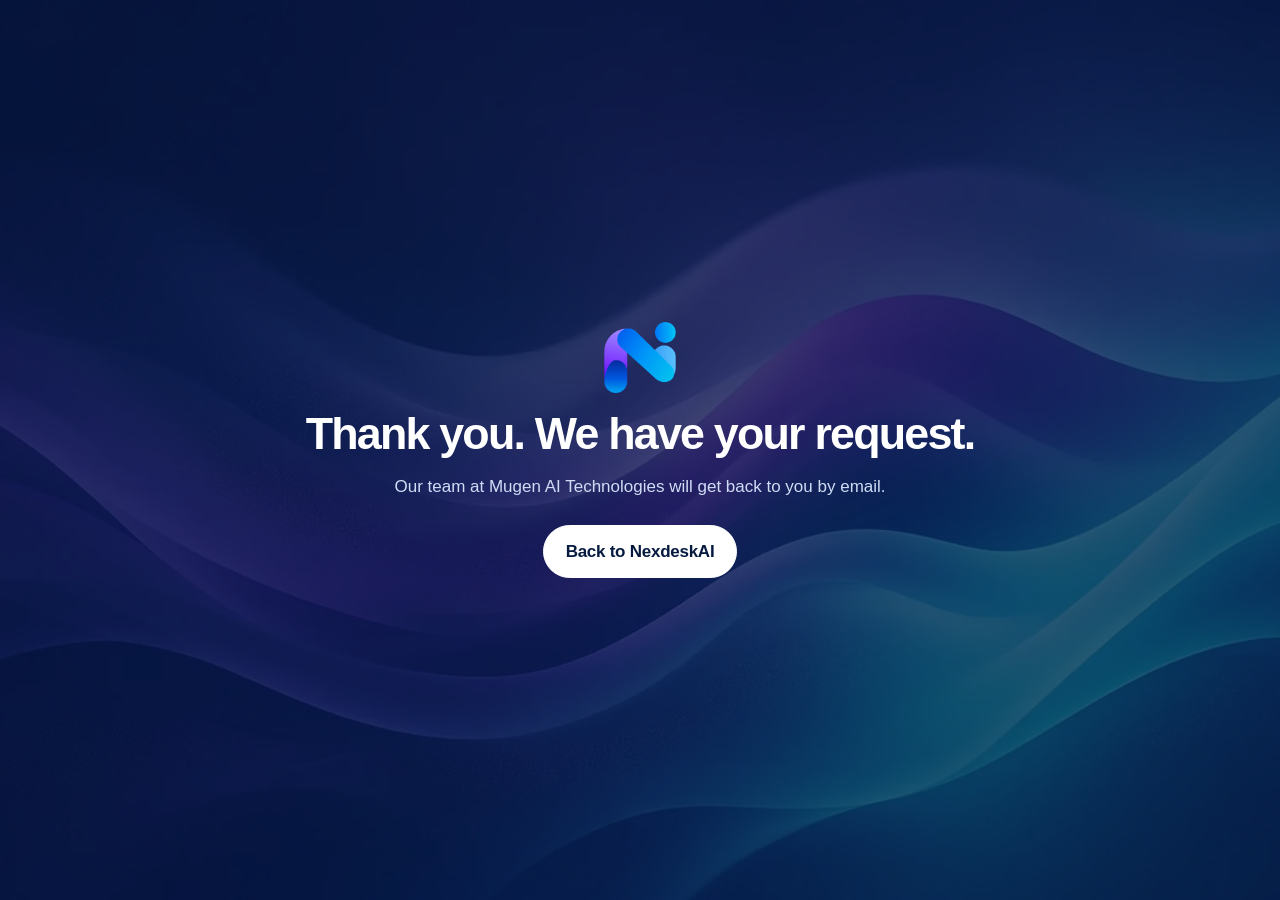
<file: thanks.html>
<!doctype html>
<html lang="en">
<head>
  <meta charset="utf-8">
  <meta name="viewport" content="width=device-width, initial-scale=1">
  <title>Thank you | NexdeskAI by Mugen AI Technologies</title>
  <meta name="robots" content="noindex, nofollow">
  <meta name="theme-color" content="#061a40">
  <link rel="icon" href="assets/favicon.ico" sizes="any">
  <link rel="stylesheet" href="css/site.css">
</head>
<body>
  <main class="thanks">
    <div class="frame">
      <img class="thanks-mark" src="assets/nexdeskai-mark-header.png" alt="NexdeskAI" width="222" height="218">
      <h1>Thank you. We have your request.</h1>
      <p>Our team at Mugen AI Technologies will get back to you by email.</p>
      <a class="btn" href="./">Back to NexdeskAI</a>
    </div>
  </main>
</body>
</html>
</file>
<file: css/site.css>
:root {
  --bg: #f6f7fb;
  --surface: #ffffff;
  --ink: #061a40;
  --body: #243456;
  --quiet: #3d4d6e;
  --blue: #0868f7;
  --purple: #7b4dff;
  --purple-deep: #4a30c9;
  --cyan: #2ec5ff;
  --line: rgba(6, 26, 64, 0.12);
  --grad: linear-gradient(115deg, #7b4dff, #2ec5ff);
  --measure: 72rem;
  --hh: 4rem;
}

*,
*::before,
*::after {
  box-sizing: border-box;
}

html {
  scroll-behavior: smooth;
}

body {
  margin: 0;
  background: var(--bg);
  color: var(--ink);
  font-family: Aptos, "Segoe UI", "Helvetica Neue", Helvetica, Arial, sans-serif;
  font-size: 1.0625rem;
  line-height: 1.5;
  text-rendering: optimizeLegibility;
  -webkit-font-smoothing: antialiased;
}

img {
  max-width: 100%;
  height: auto;
  display: block;
}

h1,
h2,
h3,
p {
  margin: 0;
}

:focus-visible {
  outline: 3px solid var(--purple);
  outline-offset: 3px;
}

.skip {
  position: absolute;
  left: 1rem;
  top: 0;
  transform: translateY(-120%);
  background: var(--ink);
  color: #fff;
  padding: 0.6rem 0.9rem;
  z-index: 200;
  text-decoration: none;
}

.skip:focus {
  transform: none;
}

.frame {
  width: min(var(--measure), calc(100% - 2.5rem));
  margin-inline: auto;
}

section[id] {
  scroll-margin-top: calc(var(--hh) + 0.75rem);
}

/* Buttons and links */

.btn {
  display: inline-flex;
  align-items: center;
  justify-content: center;
  min-height: 3rem;
  padding: 0.8rem 1.35rem;
  border: 1px solid var(--ink);
  border-radius: 999px;
  background: var(--ink);
  color: #fff;
  text-decoration: none;
  font-weight: 600;
  letter-spacing: -0.015em;
  text-align: center;
  transition: background-color 0.2s ease, color 0.2s ease;
}

.btn:hover {
  background: #0c2c68;
}

.btn--ghost {
  background: transparent;
  color: var(--ink);
}

.btn--ghost:hover {
  background: var(--ink);
  color: #fff;
}

.btn--sm {
  min-height: 2.5rem;
  padding: 0.5rem 1.05rem;
  font-size: 0.94rem;
}

.btn--light {
  border-color: #fff;
  background: #fff;
  color: var(--ink);
}

.btn--light:hover {
  background: #e6edff;
}

.link-arrow {
  color: var(--ink);
  font-weight: 600;
  text-decoration: none;
  letter-spacing: -0.015em;
  padding: 0.5rem 0;
  background: linear-gradient(var(--blue), var(--blue)) left bottom / 0 2px no-repeat;
  transition: background-size 0.25s ease;
}

.link-arrow::after {
  content: " \2192";
}

.link-arrow:hover,
.link-arrow:focus-visible {
  background-size: 100% 2px;
}

/* Hero */

.hero {
  position: relative;
  overflow: hidden;
  border-radius: 0 0 2.25rem 2.25rem;
  background: var(--ink) url("../assets/gradient-waves.webp") 62% 40% / cover no-repeat;
  color: #fff;
}

.hero::before {
  content: "";
  position: absolute;
  inset: 0;
  background:
    radial-gradient(circle at 12% 88%, rgba(123, 77, 255, 0.28), transparent 46%),
    linear-gradient(100deg, rgba(6, 26, 64, 0.94) 0%, rgba(6, 26, 64, 0.7) 52%, rgba(6, 26, 64, 0.42) 100%);
  pointer-events: none;
}

.hero .frame {
  position: relative;
  padding-top: calc(var(--hh) + 1.5rem);
  padding-bottom: 3.5rem;
}

.site-header {
  position: sticky;
  top: 0;
  z-index: 100;
  height: var(--hh);
  margin-bottom: calc(var(--hh) * -1);
  border-bottom: 1px solid rgba(255, 255, 255, 0.1);
  background: rgba(6, 26, 64, 0.88);
  -webkit-backdrop-filter: blur(14px) saturate(150%);
  backdrop-filter: blur(14px) saturate(150%);
}

.bar {
  display: flex;
  align-items: center;
  gap: 1rem;
  height: 100%;
}

.brand {
  display: inline-flex;
  flex: none;
  text-decoration: none;
}

.brand img {
  height: 36px;
  width: auto;
  max-width: none;
}

.nav {
  display: flex;
  flex: 1 1 auto;
  min-width: 0;
  align-items: center;
  gap: 0 1.25rem;
  overflow-x: auto;
  white-space: nowrap;
  scrollbar-width: none;
  font-size: 0.92rem;
}

.nav::-webkit-scrollbar {
  display: none;
}

.nav a:not(.btn) {
  flex: none;
  padding: 0.35rem 0;
  background: linear-gradient(#fff, #fff) left bottom / 0 2px no-repeat;
  color: #dbe6ff;
  font-weight: 500;
  text-decoration: none;
  transition: background-size 0.25s ease, color 0.2s ease;
}

.nav a:not(.btn):hover,
.nav a:not(.btn):focus-visible {
  background-size: 100% 2px;
  color: #fff;
}

.site-header .btn--ghost {
  border-color: rgba(255, 255, 255, 0.65);
  color: #fff;
}

.site-header .btn--ghost:hover {
  background: #fff;
  color: var(--ink);
}

.site-header :focus-visible,
.hero :focus-visible {
  outline-color: var(--cyan);
}

.nav .btn {
  display: none;
}

.hero-grid {
  display: grid;
  gap: 2.75rem;
  padding-top: 2.75rem;
  min-width: 0;
}

.hero-copy {
  min-width: 0;
}

.eyebrow {
  display: inline-block;
  margin-bottom: 1.2rem;
  padding: 0.3rem 0.85rem;
  border: 1px solid rgba(159, 216, 255, 0.4);
  border-radius: 999px;
  background: rgba(255, 255, 255, 0.08);
  color: #b7e4ff;
  font-size: 0.82rem;
  font-weight: 600;
  letter-spacing: 0.02em;
  line-height: 1.4;
}

.hero-copy h1 {
  color: #fff;
  font-size: clamp(2.5rem, 10.4vw, 4.7rem);
  line-height: 1;
  letter-spacing: -0.048em;
  font-weight: 600;
  text-wrap: balance;
}

.grad {
  color: #8fd4ff;
}

@supports (background-clip: text) {
  .grad {
    background-image: linear-gradient(105deg, #c4adff 0%, #7dbcff 48%, #4fdcff 100%);
    -webkit-background-clip: text;
    background-clip: text;
    color: transparent;
  }
}

.lede {
  margin-top: 1.4rem;
  max-width: 34rem;
  color: #d3def6;
  font-size: 1.1rem;
  line-height: 1.55;
}

.actions {
  display: flex;
  flex-wrap: wrap;
  align-items: center;
  gap: 0.6rem 1.75rem;
  margin-top: 1.9rem;
}

.hero .link-arrow {
  color: #fff;
  background: linear-gradient(#fff, #fff) left bottom / 0 2px no-repeat;
}

.hero .link-arrow:hover,
.hero .link-arrow:focus-visible {
  background-size: 100% 2px;
}

.btn--glow {
  border-color: transparent;
  background: linear-gradient(110deg, #6a3df0, #0868f7);
  box-shadow: 0 16px 36px -12px rgba(46, 197, 255, 0.6), inset 0 0 0 1px rgba(255, 255, 255, 0.16);
  color: #fff;
  transition: filter 0.2s ease, box-shadow 0.2s ease;
}

.btn--glow:hover {
  background: linear-gradient(110deg, #6a3df0, #0868f7);
  filter: brightness(1.12);
  box-shadow: 0 18px 40px -10px rgba(46, 197, 255, 0.75), inset 0 0 0 1px rgba(255, 255, 255, 0.22);
}

.hero-channels {
  margin-top: 2.1rem;
}

.hero-channels p {
  color: #a9bde6;
  font-size: 0.78rem;
  font-weight: 700;
  letter-spacing: 0.08em;
  text-transform: uppercase;
}

.hero-channels ul {
  display: flex;
  flex-wrap: wrap;
  gap: 0.5rem;
  margin: 0.6rem 0 0;
  padding: 0;
  list-style: none;
}

.hero-channels li {
  padding: 0.3rem 0.8rem;
  border: 1px solid rgba(255, 255, 255, 0.28);
  border-radius: 999px;
  background: rgba(255, 255, 255, 0.07);
  color: #fff;
  font-size: 0.86rem;
  font-weight: 600;
}

.float {
  display: none;
}

/* Chat widget (hero illustration and product view) */

.convo-wrap {
  position: relative;
  min-width: 0;
  width: 100%;
  max-width: 27rem;
  justify-self: end;
}

.convo-wrap::before {
  content: "";
  position: absolute;
  z-index: 0;
  inset: -6% -8%;
  background:
    radial-gradient(circle at 18% 12%, rgba(123, 77, 255, 0.45), transparent 56%),
    radial-gradient(circle at 86% 88%, rgba(46, 197, 255, 0.42), transparent 58%);
  filter: blur(30px);
  pointer-events: none;
}

.convo {
  position: relative;
  z-index: 1;
}

.sr-only {
  position: absolute;
  width: 1px;
  height: 1px;
  margin: -1px;
  padding: 0;
  border: 0;
  overflow: hidden;
  clip: rect(0 0 0 0);
  white-space: nowrap;
}

.wb-divider {
  display: flex;
  align-items: center;
  gap: 0.6rem;
  color: var(--quiet);
  font-size: 0.7rem;
  font-weight: 600;
  letter-spacing: 0.03em;
  text-transform: uppercase;
}

.wb-divider::before,
.wb-divider::after {
  content: "";
  flex: 1;
  height: 1px;
  background: var(--line);
}

.wgt {
  display: flex;
  flex-direction: column;
  border-radius: 1.3rem;
  background: #fff;
  box-shadow: 0 44px 90px -34px rgba(0, 0, 0, 0.7), 0 0 0 1px rgba(255, 255, 255, 0.14);
  color: var(--ink);
  overflow: hidden;
}

.wgt-head {
  display: flex;
  align-items: center;
  gap: 0.75rem;
  padding: 0.85rem 1rem;
  background: linear-gradient(120deg, #0b5fd6 0%, #0868f7 70%, #1f7dff 100%);
  color: #fff;
}

.wgt-mark {
  flex: none;
  width: 2.3rem;
  height: 2.3rem;
  padding: 0.38rem;
  border-radius: 0.75rem;
  background: #fff;
  object-fit: contain;
}

.wgt-title {
  display: grid;
  flex: 1;
  min-width: 0;
}

.wgt-title strong {
  font-size: 1rem;
  line-height: 1.2;
  letter-spacing: -0.01em;
}

.wgt-title small {
  font-size: 0.78rem;
  opacity: 0.9;
}

.wgt-icons {
  display: flex;
  gap: 0.9rem;
}

.wgt-icons svg {
  width: 1.05rem;
  height: 1.05rem;
  fill: none;
  stroke: #fff;
  stroke-width: 2;
  stroke-linecap: round;
  stroke-linejoin: round;
  opacity: 0.9;
}

.wgt-thread {
  display: grid;
  align-content: start;
  gap: 0.6rem;
  margin: 0;
  padding: 0.9rem 1rem 1rem;
  list-style: none;
  background: linear-gradient(180deg, #f8f9fd 0%, #fff 100%);
}

.wb {
  max-width: 90%;
  padding: 0.6rem 0.85rem 0.65rem;
  border-radius: 1.1rem;
  font-size: 0.9rem;
  line-height: 1.45;
}

.wb p:last-child {
  margin-top: 0.1rem;
}

.wb-who {
  display: flex;
  align-items: center;
  gap: 0.4rem;
  font-size: 0.72rem;
  font-weight: 700;
  letter-spacing: 0.03em;
}

.wb-who::before {
  content: "";
  width: 0.5rem;
  height: 0.5rem;
  border-radius: 50%;
  background: currentColor;
}

.wb--cust {
  justify-self: end;
  border-bottom-right-radius: 0.3rem;
  background: var(--blue);
  color: #fff;
  box-shadow: 0 10px 20px -14px rgba(8, 104, 247, 0.9);
}

.wb--cust .wb-who {
  color: rgba(255, 255, 255, 0.85);
}

.wb--ai {
  justify-self: start;
  border: 1px solid rgba(123, 77, 255, 0.28);
  border-bottom-left-radius: 0.3rem;
  background: linear-gradient(135deg, rgba(123, 77, 255, 0.13), rgba(46, 197, 255, 0.2));
  color: var(--ink);
}

.wb--ai .wb-who {
  color: var(--purple-deep);
}

.wb--ai .wb-who::before {
  background: var(--grad);
}

.wb--agent {
  justify-self: start;
  border-bottom-left-radius: 0.3rem;
  background: var(--ink);
  color: #fff;
}

.wb--agent .wb-who {
  color: #9fdcff;
}

.wb--agent .wb-who::before {
  background: var(--cyan);
}

.wb-event {
  display: grid;
  grid-template-columns: auto minmax(0, 1fr);
  gap: 0.7rem;
  align-items: start;
  padding: 0.7rem 0.85rem;
  border: 1px dashed rgba(8, 104, 247, 0.5);
  border-radius: 1rem;
  background: rgba(8, 104, 247, 0.06);
  color: var(--body);
  font-size: 0.85rem;
  line-height: 1.45;
}

.wb-event strong {
  display: block;
  margin-bottom: 0.1rem;
  color: var(--ink);
  font-size: 0.78rem;
  letter-spacing: 0.01em;
}

.event-icon {
  display: grid;
  place-items: center;
  width: 1.5rem;
  height: 1.5rem;
  border-radius: 50%;
  background: var(--grad);
  color: #fff;
  font-size: 0.9rem;
  line-height: 1;
}

.wgt-input {
  display: flex;
  align-items: center;
  justify-content: space-between;
  gap: 0.6rem;
  margin: 0 0.9rem 0.8rem;
  padding: 0.35rem 0.4rem 0.35rem 1rem;
  border: 1px solid var(--line);
  border-radius: 999px;
  background: #fff;
  color: #5d6b88;
  font-size: 0.88rem;
}

.wgt-send {
  display: grid;
  flex: none;
  place-items: center;
  width: 1.9rem;
  height: 1.9rem;
  border-radius: 50%;
  background: var(--blue);
}

.wgt-send svg {
  width: 0.95rem;
  height: 0.95rem;
  fill: none;
  stroke: #fff;
  stroke-width: 2.2;
  stroke-linecap: round;
  stroke-linejoin: round;
}

.wgt-tabs {
  display: grid;
  grid-template-columns: repeat(3, 1fr);
  border-top: 1px solid var(--line);
}

.wgt-tabs span {
  display: grid;
  justify-items: center;
  gap: 0.2rem;
  padding: 0.55rem 0.25rem 0.5rem;
  color: var(--quiet);
  font-size: 0.72rem;
  font-weight: 600;
}

.wgt-tabs span.is-on {
  color: var(--blue);
}

.wgt-tabs svg {
  width: 1.15rem;
  height: 1.15rem;
  fill: none;
  stroke: currentColor;
  stroke-width: 1.8;
  stroke-linecap: round;
  stroke-linejoin: round;
}

.wgt-foot {
  padding: 0.35rem 0 0.5rem;
  border-top: 1px solid var(--line);
  color: var(--quiet);
  font-size: 0.7rem;
  text-align: center;
}

.wgt--small {
  width: min(19.5rem, 100%);
  justify-self: center;
  box-shadow: 0 30px 70px -38px rgba(6, 26, 64, 0.55), 0 0 0 1px var(--line);
}

.wgt--small .wb {
  font-size: 0.86rem;
}

.wgt--small .wgt-thread {
  flex: 1;
}

/* Built for */

.features {
  padding: 4.5rem 0 3rem;
}

.features h2,
.rules h2,
.pricing h2,
.integrations h2 {
  font-size: clamp(1.7rem, 4.6vw, 2.5rem);
  line-height: 1.1;
  letter-spacing: -0.04em;
  font-weight: 600;
  text-wrap: balance;
}

.cards {
  list-style: none;
  margin: 2rem 0 0;
  padding: 0;
  display: grid;
  gap: 1rem;
}

.card {
  position: relative;
  padding: 1.5rem 1.4rem 1.5rem;
  border: 1px solid var(--line);
  border-radius: 1.25rem;
  background: var(--surface);
  overflow: hidden;
}

.card::before {
  content: "";
  position: absolute;
  inset: 0 0 auto 0;
  height: 3px;
  background: var(--grad);
}

.card h3 {
  font-size: 1.15rem;
  line-height: 1.25;
  letter-spacing: -0.025em;
  font-weight: 600;
}

.icon {
  display: grid;
  place-items: center;
  width: 2.7rem;
  height: 2.7rem;
  margin-bottom: 1rem;
  border-radius: 0.85rem;
  background: linear-gradient(135deg, #6a3df0, #0868f7 70%, #12a8e8);
  box-shadow: 0 12px 24px -14px rgba(8, 104, 247, 0.8);
}

.icon svg {
  width: 1.4rem;
  height: 1.4rem;
  fill: none;
  stroke: #fff;
  stroke-width: 1.8;
  stroke-linecap: round;
  stroke-linejoin: round;
}

.card .link-arrow {
  display: inline-block;
  margin-top: 0.6rem;
}

.tags {
  display: flex;
  flex-wrap: wrap;
  gap: 0.4rem;
  list-style: none;
  margin: 1rem 0 0;
  padding: 0;
}

.tags li {
  padding: 0.2rem 0.65rem;
  border: 1px solid var(--line);
  border-radius: 999px;
  background: #f1f0ff;
  color: var(--purple-deep);
  font-size: 0.82rem;
  font-weight: 600;
  line-height: 1.5;
}

.card p {
  margin-top: 0.6rem;
  color: var(--quiet);
}

/* Integrations */

.integrations {
  padding: 3.5rem 0 1rem;
}

.integrations-card {
  display: grid;
  border: 1px solid var(--line);
  border-radius: 1.6rem;
  background: var(--surface);
  box-shadow: 0 30px 70px -44px rgba(6, 26, 64, 0.5);
  overflow: hidden;
}

.integrations-photo {
  position: relative;
  margin: 0;
}

.integrations-photo img {
  width: 100%;
  height: 100%;
  max-height: 22rem;
  object-fit: cover;
  object-position: 50% 30%;
}

.integrations-copy {
  padding: 1.75rem 1.5rem 2rem;
}

.integrations-copy .kicker {
  margin-bottom: 0.9rem;
}

.integrations h2 {
  font-size: clamp(1.5rem, 4vw, 2.1rem);
}

.integrations-copy p:not(.kicker) {
  margin-top: 0.9rem;
  max-width: 36rem;
  color: var(--quiet);
  line-height: 1.55;
}

.chips {
  display: flex;
  flex-wrap: wrap;
  gap: 0.55rem;
  list-style: none;
  margin: 1.3rem 0 0;
  padding: 0;
}

.chips li {
  display: inline-flex;
  align-items: center;
  gap: 0.5rem;
  padding: 0.5rem 0.95rem;
  border: 1px solid var(--line);
  border-radius: 999px;
  background: var(--bg);
  color: var(--ink);
  font-weight: 600;
  font-size: 0.92rem;
  line-height: 1.3;
}

.chips li::before {
  content: "";
  flex: none;
  width: 0.55rem;
  height: 0.55rem;
  border-radius: 50%;
  background: var(--grad);
}

/* Illustrated product views */

.platform {
  padding: 4.5rem 0 4.75rem;
  border-block: 1px solid var(--line);
  background: linear-gradient(180deg, #eceffb 0%, #f6f7fb 100%);
}

.platform-copy {
  max-width: 40rem;
}

.platform h2,
.team h2 {
  font-size: clamp(1.7rem, 4.6vw, 2.5rem);
  line-height: 1.1;
  letter-spacing: -0.04em;
  font-weight: 600;
  text-wrap: balance;
}

.platform-copy p:not(.kicker) {
  margin-top: 1.1rem;
  color: var(--quiet);
  font-size: 1.08rem;
  line-height: 1.55;
}

.stage {
  display: grid;
  gap: 1.25rem;
  margin-top: 2.25rem;
}

.mock {
  margin: 0;
  border: 1px solid var(--line);
  border-radius: 1rem;
  background: #fff;
  box-shadow: 0 30px 70px -38px rgba(6, 26, 64, 0.5);
  overflow: hidden;
  color: var(--body);
  font-size: 0.82rem;
  line-height: 1.35;
}

.mock-bar {
  display: flex;
  align-items: center;
  gap: 0.5rem;
  padding: 0.6rem 0.9rem;
  border-bottom: 1px solid var(--line);
  background: #eef0f8;
}

.mock-bar::before {
  content: "";
  flex: none;
  width: 0.55rem;
  height: 0.55rem;
  margin-right: 2.1rem;
  border-radius: 50%;
  background: #ff6159;
  box-shadow: 0.9rem 0 0 #ffbd2e, 1.8rem 0 0 #28c840;
}

.mock-title {
  color: var(--ink);
  font-weight: 700;
}

.mock-badge {
  margin-left: auto;
  padding: 0.1rem 0.6rem;
  border: 1px solid var(--line);
  border-radius: 999px;
  background: #fff;
  color: var(--purple-deep);
  font-size: 0.7rem;
  font-weight: 700;
  white-space: nowrap;
}

.mock-body {
  display: grid;
  flex: 1;
}

.mock--workspace {
  display: flex;
  flex-direction: column;
}

.queue {
  display: grid;
  align-content: start;
  gap: 0.45rem;
  padding: 0.9rem;
  border-bottom: 1px solid var(--line);
  background: #f8f9fd;
}

.q-title {
  margin-bottom: 0.1rem;
  color: var(--ink);
  font-size: 0.95rem;
  font-weight: 700;
}

.q-group {
  display: flex;
  align-items: center;
  justify-content: space-between;
  gap: 0.5rem;
  padding: 0.5rem 0.7rem;
  border-radius: 0.55rem;
  background: #0b5fd6;
  color: #fff;
  font-weight: 600;
}

.q-group--hot {
  background: #1670ee;
}

.q-group b {
  min-width: 1.5rem;
  padding: 0.05rem 0.45rem;
  border-radius: 999px;
  background: #fff;
  color: #0b5fd6;
  font-size: 0.74rem;
  text-align: center;
}

.q-items {
  display: grid;
  gap: 0.3rem;
  margin: 0;
  padding: 0;
  list-style: none;
}

.q-items li {
  display: flex;
  align-items: center;
  gap: 0.6rem;
  padding: 0.45rem 0.6rem;
  border: 1px solid var(--line);
  border-radius: 0.55rem;
  background: #fff;
}

.q-items li.is-active {
  border-color: rgba(123, 77, 255, 0.5);
  background: #f3efff;
}

.av {
  flex: none;
  display: grid;
  place-items: center;
  width: 1.8rem;
  height: 1.8rem;
  border-radius: 50%;
  background: var(--grad);
  color: #fff;
  font-size: 0.68rem;
  font-weight: 700;
}

.av--alt {
  background: linear-gradient(135deg, #0868f7, #2ec5ff);
}

.q-text {
  display: grid;
  min-width: 0;
}

.q-text strong {
  color: var(--ink);
  font-size: 0.82rem;
}

.q-text small {
  color: var(--quiet);
  font-size: 0.74rem;
  white-space: nowrap;
  overflow: hidden;
  text-overflow: ellipsis;
}

.pane {
  display: grid;
  align-content: start;
  gap: 0.55rem;
  min-width: 0;
  padding: 1rem;
}

.pane-head {
  display: flex;
  align-items: center;
  justify-content: space-between;
  gap: 0.5rem;
  padding-bottom: 0.6rem;
  border-bottom: 1px solid var(--line);
  color: var(--ink);
}

.pill {
  padding: 0.12rem 0.6rem;
  border-radius: 999px;
  background: rgba(123, 77, 255, 0.12);
  color: var(--purple-deep);
  font-size: 0.72rem;
  font-weight: 700;
  white-space: nowrap;
}

.pill--warn {
  justify-self: start;
  background: #fff1cc;
  color: #6b4200;
}

.bubble {
  max-width: 88%;
  padding: 0.55rem 0.75rem;
  border-radius: 0.9rem;
  font-size: 0.82rem;
  line-height: 1.4;
}

.bubble small {
  display: block;
  margin-bottom: 0.1rem;
  color: var(--purple-deep);
  font-size: 0.68rem;
  font-weight: 700;
  letter-spacing: 0.02em;
}

.bubble--in {
  justify-self: start;
  border: 1px solid var(--line);
  border-bottom-left-radius: 0.3rem;
  background: #fff;
}

.bubble--out {
  justify-self: end;
  border-bottom-right-radius: 0.3rem;
  background: var(--blue);
  color: #fff;
}

.bubble--ai {
  justify-self: end;
  border: 1px solid rgba(123, 77, 255, 0.3);
  border-bottom-right-radius: 0.3rem;
  background: linear-gradient(135deg, rgba(123, 77, 255, 0.14), rgba(46, 197, 255, 0.2));
  color: var(--ink);
}

.pane-event {
  padding: 0.55rem 0.75rem;
  border: 1px dashed rgba(8, 104, 247, 0.5);
  border-radius: 0.7rem;
  background: rgba(8, 104, 247, 0.06);
  color: var(--ink);
  font-size: 0.78rem;
  font-weight: 600;
}

.pane-compose {
  padding: 0.6rem 0.8rem;
  border: 1px solid var(--line);
  border-radius: 0.7rem;
  background: #fff;
  color: #5d6b88;
}

.pane-compose {
  margin-top: 0.35rem;
}

.duo {
  display: grid;
  gap: 1.25rem;
  margin-top: 1.25rem;
}

.mock--panel figcaption {
  padding: 0.8rem 1rem 0.95rem;
  border-top: 1px solid var(--line);
  background: var(--surface);
  color: var(--quiet);
  font-size: 0.86rem;
}

.mock--panel figcaption strong {
  color: var(--ink);
}

.rows {
  margin: 0;
  padding: 0.3rem 1rem;
  list-style: none;
}

.rows li {
  display: flex;
  align-items: center;
  justify-content: space-between;
  gap: 0.8rem;
  padding: 0.65rem 0;
  border-bottom: 1px solid var(--line);
}

.rows li:last-child {
  border-bottom: 0;
}

.r-main {
  display: grid;
}

.r-main strong {
  color: var(--ink);
  font-size: 0.86rem;
}

.r-main small {
  color: var(--quiet);
  font-size: 0.75rem;
}

.status {
  padding: 0.12rem 0.65rem;
  border-radius: 999px;
  font-size: 0.72rem;
  font-weight: 700;
}

.status--on {
  background: #dcf5e6;
  color: #0a5c2e;
}

.status--draft {
  background: #eef0f8;
  color: var(--quiet);
}

.suggest {
  display: grid;
  gap: 0.65rem;
  padding: 1rem;
}

.s-q {
  color: var(--ink);
  font-size: 0.98rem;
  font-weight: 700;
}

.s-a {
  padding: 0.7rem 0.85rem;
  border-left: 3px solid var(--purple);
  border-radius: 0.4rem;
  background: #f6f4ff;
  font-size: 0.86rem;
}

.s-actions {
  display: flex;
  flex-wrap: wrap;
  gap: 0.5rem;
}

.s-btn {
  padding: 0.4rem 0.85rem;
  border: 1px solid var(--line);
  border-radius: 999px;
  background: #fff;
  color: var(--ink);
  font-size: 0.78rem;
  font-weight: 600;
}

.s-btn--primary {
  border-color: var(--blue);
  background: var(--blue);
  color: #fff;
}

.shot-note {
  margin-top: 1.1rem;
  color: var(--quiet);
  font-size: 0.88rem;
}

/* Team */

.team {
  padding: 4.5rem 0 1rem;
}

.team-grid {
  display: grid;
  gap: 2rem;
}

.photo {
  position: relative;
  margin: 0;
}

.photo::before {
  content: "";
  position: absolute;
  inset: 1.1rem -0.6rem -0.6rem 1.1rem;
  border-radius: 1.6rem;
  background: var(--grad);
  opacity: 0.35;
  filter: blur(18px);
}

.photo img {
  position: relative;
  display: block;
  width: 100%;
  height: auto;
  border-radius: 1.4rem;
  box-shadow: 0 24px 60px -30px rgba(6, 26, 64, 0.55);
}

.team-copy p {
  margin-top: 1.1rem;
  max-width: 38rem;
  color: var(--quiet);
  font-size: 1.05rem;
  line-height: 1.55;
}

.team .ticks {
  margin: 1.3rem 0 0;
  padding: 0;
  border-top: 0;
}

/* Business Rules */

.rules {
  padding: 4.5rem 0 4.75rem;
  border-block: 1px solid var(--line);
  background: linear-gradient(180deg, #ffffff 0%, #f0f2fb 100%);
}

.kicker {
  display: inline-block;
  margin-bottom: 1rem;
  padding: 0.25rem 0.75rem;
  border-radius: 999px;
  background: var(--ink);
  color: #fff;
  font-size: 0.82rem;
  font-weight: 600;
  line-height: 1.4;
}

.rules-intro {
  margin-top: 1.1rem;
  max-width: 44rem;
  color: var(--body);
  font-size: 1.08rem;
  line-height: 1.55;
}

.rules-grid {
  display: grid;
  gap: 1.25rem;
  margin-top: 2.25rem;
}

.instruction {
  position: relative;
  margin: 0;
  padding: 1.35rem 1.35rem 1.4rem 1.6rem;
  border: 1px solid var(--line);
  border-radius: 1.25rem;
  background: var(--surface);
  overflow: hidden;
}

.instruction::before {
  content: "";
  position: absolute;
  inset: 0 auto 0 0;
  width: 5px;
  background: linear-gradient(180deg, #7b4dff, #2ec5ff);
}

.instruction figcaption {
  color: var(--purple-deep);
  font-size: 0.82rem;
  font-weight: 700;
  letter-spacing: 0.02em;
}

.instruction blockquote {
  margin: 0.7rem 0 0;
  font-size: 1.12rem;
  line-height: 1.5;
  letter-spacing: -0.015em;
  color: var(--ink);
}

.flow {
  padding: 1.35rem 1.35rem 1.4rem;
  border: 1px solid var(--line);
  border-radius: 1.25rem;
  background: var(--surface);
}

.flow h3 {
  color: var(--purple-deep);
  font-size: 0.82rem;
  font-weight: 700;
  letter-spacing: 0.02em;
}

.steps {
  list-style: none;
  counter-reset: step;
  margin: 1rem 0 0;
  padding: 0;
}

.steps li {
  position: relative;
  counter-increment: step;
  min-height: 2.1rem;
  padding: 0.2rem 0 1.15rem 2.9rem;
  font-weight: 500;
  line-height: 1.35;
}

.steps li:last-child {
  padding-bottom: 0.2rem;
}

.steps li::before {
  content: counter(step);
  position: absolute;
  left: 0;
  top: 0;
  display: grid;
  place-items: center;
  width: 2.05rem;
  height: 2.05rem;
  border-radius: 50%;
  background: var(--grad);
  color: #fff;
  font-size: 0.9rem;
  font-weight: 700;
}

.steps li:not(:last-child)::after {
  content: "";
  position: absolute;
  left: 1.02rem;
  top: 2.2rem;
  bottom: 0.15rem;
  width: 2px;
  background: rgba(123, 77, 255, 0.28);
}

.steps li.human::before {
  background: var(--ink);
  box-shadow: 0 0 0 4px rgba(6, 26, 64, 0.12);
}

.badge {
  display: inline-block;
  margin-left: 0.4rem;
  padding: 0.12rem 0.6rem;
  border-radius: 999px;
  background: var(--ink);
  color: #fff;
  font-size: 0.76rem;
  font-weight: 600;
  vertical-align: 0.1em;
  white-space: nowrap;
}

.matrix {
  width: 100%;
  margin-top: 2.25rem;
  border-collapse: separate;
  border-spacing: 0;
  border: 1px solid var(--line);
  border-radius: 1.25rem;
  background: var(--surface);
  overflow: hidden;
  text-align: left;
}

.matrix th,
.matrix td {
  padding: 1rem 1.15rem;
  vertical-align: top;
  line-height: 1.4;
}

.matrix thead th {
  background: #eef1fb;
  color: var(--ink);
  font-size: 0.88rem;
  font-weight: 700;
}

.matrix tbody th {
  color: var(--ink);
  font-weight: 600;
}

.matrix td {
  color: var(--quiet);
}

.matrix tbody tr + tr > * {
  border-top: 1px solid var(--line);
}

.note {
  margin-top: 1rem;
  color: var(--quiet);
  font-size: 0.92rem;
}

/* Pricing */

.pricing {
  padding: 4.5rem 0 4.75rem;
}

.pricing-intro {
  margin-top: 1.1rem;
  max-width: 40rem;
  color: var(--quiet);
  font-size: 1.08rem;
  line-height: 1.55;
}

.plans {
  display: grid;
  gap: 1.1rem;
  margin-top: 2rem;
}

.plan {
  position: relative;
  display: flex;
  flex-direction: column;
  padding: 1.6rem 1.5rem 1.7rem;
  border: 1px solid var(--line);
  border-radius: 1.4rem;
  background: var(--surface);
  overflow: hidden;
}

.plan::before {
  content: "";
  position: absolute;
  inset: 0 0 auto 0;
  height: 4px;
  background: var(--grad);
}

.plan-tag {
  color: var(--purple-deep);
  font-size: 0.82rem;
  font-weight: 700;
  letter-spacing: 0.02em;
}

.plan h3 {
  margin-top: 0.35rem;
  font-size: 1.5rem;
  line-height: 1.15;
  letter-spacing: -0.03em;
  font-weight: 600;
}

.price {
  margin-top: 1.1rem;
  color: var(--quiet);
}

.price strong {
  color: var(--ink);
  font-size: 3rem;
  line-height: 1;
  letter-spacing: -0.045em;
  font-weight: 600;
}

.price .from,
.price .per {
  font-size: 0.92rem;
}

.price-alt {
  margin-top: 0.35rem;
  color: var(--quiet);
  font-size: 0.92rem;
}

.ticks {
  list-style: none;
  margin: 1.3rem 0 1.6rem;
  padding: 1.2rem 0 0;
  border-top: 1px solid var(--line);
  display: grid;
  gap: 0.7rem;
  flex: 1;
}

.ticks li {
  position: relative;
  padding-left: 1.7rem;
  color: var(--body);
  line-height: 1.45;
}

.ticks li::before {
  content: "\2713";
  position: absolute;
  left: 0;
  top: 0.05rem;
  width: 1.15rem;
  height: 1.15rem;
  border-radius: 50%;
  background: var(--grad);
  color: #fff;
  font-size: 0.7rem;
  font-weight: 700;
  line-height: 1.15rem;
  text-align: center;
}

.plan .btn {
  align-self: flex-start;
}

.pricing .note {
  margin-top: 1.25rem;
  max-width: 46rem;
}

/* Closing call to action */

.cta {
  position: relative;
  padding: 4.75rem 0;
  background: var(--ink) url("../assets/gradient-waves.webp") 78% 60% / cover no-repeat;
  color: #fff;
  overflow: hidden;
}

.cta::before {
  content: "";
  position: absolute;
  inset: 0;
  background:
    linear-gradient(rgba(6, 26, 64, 0.72), rgba(6, 26, 64, 0.72)),
    radial-gradient(circle at 8% 0%, rgba(123, 77, 255, 0.45), transparent 46%),
    radial-gradient(circle at 96% 100%, rgba(46, 197, 255, 0.34), transparent 46%);
  pointer-events: none;
}

.cta .frame {
  position: relative;
}

.cta h2 {
  max-width: 36rem;
  font-size: clamp(1.8rem, 5vw, 2.7rem);
  line-height: 1.08;
  letter-spacing: -0.04em;
  font-weight: 600;
  text-wrap: balance;
}

.cta p {
  margin-top: 1.1rem;
  max-width: 38rem;
  color: #cfdaf3;
  font-size: 1.08rem;
  line-height: 1.55;
}

.cta .btn {
  margin-top: 1.4rem;
}

.btn--outline-light {
  border-color: rgba(255, 255, 255, 0.75);
  background: transparent;
  color: #fff;
}

.btn--outline-light:hover {
  background: rgba(255, 255, 255, 0.14);
}

.cta-cards {
  display: grid;
  gap: 1rem;
  margin-top: 2rem;
}

.cta-card {
  display: flex;
  flex-direction: column;
  align-items: flex-start;
  padding: 1.5rem 1.4rem 1.6rem;
  border: 1px solid rgba(255, 255, 255, 0.22);
  border-radius: 1.3rem;
  background: rgba(255, 255, 255, 0.08);
  -webkit-backdrop-filter: blur(6px);
  backdrop-filter: blur(6px);
}

.cta-card h3 {
  font-size: 1.3rem;
  line-height: 1.2;
  letter-spacing: -0.03em;
  font-weight: 600;
}

.cta-card p {
  margin-top: 0.6rem;
  font-size: 1rem;
}

.cta-card p {
  flex: 1;
}

.cta :focus-visible {
  outline-color: var(--cyan);
}

/* Footer */

.foot {
  padding: 1.5rem 0 2rem;
}

.foot .frame {
  display: flex;
  flex-wrap: wrap;
  gap: 0.4rem 1.5rem;
  justify-content: space-between;
  align-items: baseline;
}

.foot a {
  color: var(--ink);
  text-underline-offset: 0.2em;
}

.foot .distinct {
  flex-basis: 100%;
  color: var(--quiet);
  font-size: 0.92rem;
}

/* Mobile table: stacked rows */

@media (max-width: 799px) {
  .matrix thead {
    position: absolute;
    width: 1px;
    height: 1px;
    overflow: hidden;
    clip: rect(0 0 0 0);
    white-space: nowrap;
  }

  .matrix,
  .matrix tbody {
    display: block;
  }

  .matrix tr {
    display: grid;
    gap: 0.9rem;
    padding: 1.15rem 1.15rem 1.25rem;
  }

  .matrix tbody tr + tr {
    border-top: 1px solid var(--line);
  }

  .matrix tbody tr + tr > * {
    border-top: 0;
  }

  .matrix th,
  .matrix td {
    display: block;
    padding: 0;
  }

  .matrix tbody th {
    font-size: 1.1rem;
  }

  .matrix td::before {
    content: attr(data-label);
    display: block;
    margin-bottom: 0.15rem;
    color: var(--purple-deep);
    font-size: 0.76rem;
    font-weight: 700;
    letter-spacing: 0.02em;
  }

  .nav a:not(.btn) {
    font-size: 0.92rem;
  }
}

@media (min-width: 800px) {
  .frame {
    width: min(var(--measure), calc(100% - 6rem));
  }

  .hero .frame {
    min-height: 100dvh;
    display: flex;
    flex-direction: column;
    padding-top: calc(var(--hh) + 1.5rem);
    padding-bottom: 3.5rem;
  }

  .hero-grid {
    flex: 1;
    grid-template-columns: minmax(0, 1.12fr) minmax(0, 0.88fr);
    align-items: center;
    gap: 2rem 4rem;
    padding-top: 2.5rem;
  }

  .hero-copy h1 {
    font-size: clamp(2.6rem, 4.9vw, 4.7rem);
  }

  .lede {
    font-size: 1.2rem;
  }

  .float {
    position: absolute;
    z-index: 2;
    display: inline-flex;
    align-items: center;
    gap: 0.55rem;
    padding: 0.5rem 0.95rem;
    border: 1px solid rgba(255, 255, 255, 0.4);
    border-radius: 999px;
    background: rgba(10, 30, 76, 0.55);
    -webkit-backdrop-filter: blur(10px);
    backdrop-filter: blur(10px);
    box-shadow: 0 14px 30px -14px rgba(0, 0, 0, 0.6);
    color: #fff;
    font-size: 0.84rem;
    font-weight: 600;
    white-space: nowrap;
  }

  .float::before {
    content: "";
    width: 0.55rem;
    height: 0.55rem;
    border-radius: 50%;
    background: var(--cyan);
    box-shadow: 0 0 10px var(--cyan);
  }

  .convo-wrap {
    padding: 2.6rem 0;
  }

  .float--ai {
    top: 0.2rem;
    right: 0;
  }

  .float--agent {
    bottom: 0.2rem;
    left: 0;
  }

  .features {
    padding: 2.5rem 0 6rem;
  }

  .cards {
    grid-template-columns: repeat(3, 1fr);
    gap: 1.25rem;
    margin-top: 2.5rem;
  }

  .rules {
    padding: 6.25rem 0 6.5rem;
  }

  .rules-grid {
    grid-template-columns: 1.1fr 0.9fr;
    gap: 1.5rem;
    margin-top: 2.75rem;
    align-items: stretch;
  }

  .instruction blockquote {
    font-size: 1.28rem;
  }

  .matrix {
    margin-top: 1.5rem;
  }

  .matrix th,
  .matrix td {
    padding: 1.1rem 1.4rem;
  }

  .matrix thead th:first-child,
  .matrix tbody th {
    width: 24%;
  }

  .cta {
    padding: 6.25rem 0;
  }

  .platform {
    padding: 6.25rem 0 7rem;
  }

  .stage {
    grid-template-columns: minmax(0, 1fr) 19.5rem;
    align-items: stretch;
    gap: 1.75rem;
    margin-top: 3rem;
  }

  .mock-body {
    grid-template-columns: 15.5rem minmax(0, 1fr);
  }

  .queue {
    border-right: 1px solid var(--line);
    border-bottom: 0;
  }

  .duo {
    grid-template-columns: repeat(2, minmax(0, 1fr));
    gap: 1.75rem;
    margin-top: 1.75rem;
  }

  .features {
    padding: 6.25rem 0 6rem;
  }

  .integrations {
    padding: 4.5rem 0 0;
  }

  .integrations-card {
    grid-template-columns: minmax(0, 0.85fr) minmax(0, 1.15fr);
  }

  .integrations-photo img {
    max-height: none;
    aspect-ratio: auto;
  }

  .integrations-copy {
    align-self: center;
    padding: 3rem 3.25rem;
  }

  .pricing {
    padding: 6.25rem 0 6.5rem;
  }

  .plans {
    grid-template-columns: repeat(2, minmax(0, 1fr));
    gap: 1.5rem;
    margin-top: 2.75rem;
  }

  .plan {
    padding: 2rem 2rem 2.2rem;
  }

  .cta-cards {
    grid-template-columns: repeat(2, minmax(0, 1fr));
    gap: 1.25rem;
    margin-top: 2.5rem;
  }

  .cta-card {
    padding: 1.9rem 1.8rem 2rem;
  }

  .team {
    padding: 6.25rem 0 2rem;
  }

  .team-grid {
    grid-template-columns: minmax(0, 0.9fr) minmax(0, 1.1fr);
    gap: 4rem;
    align-items: center;
  }
}

/* Motion: fade and slide only, off when reduced motion is requested */

@media (prefers-reduced-motion: no-preference) {
  .hero-copy > * {
    animation: rise 0.75s cubic-bezier(0.22, 0.7, 0.2, 1) both;
  }

  .hero-copy > :nth-child(2) {
    animation-delay: 80ms;
  }

  .hero-copy > :nth-child(3) {
    animation-delay: 150ms;
  }

  .hero-copy > :nth-child(4) {
    animation-delay: 220ms;
  }

  .hero-copy > :nth-child(5) {
    animation-delay: 290ms;
  }

  .float {
    animation: drift 7s ease-in-out infinite;
  }

  .float--agent {
    animation-delay: -3.5s;
  }

  .convo-wrap {
    animation: rise 0.9s cubic-bezier(0.22, 0.7, 0.2, 1) 160ms both;
  }

  .wgt-thread > li {
    animation: rise 0.7s cubic-bezier(0.22, 0.7, 0.2, 1) both;
  }

  .wgt-thread > :nth-child(1) {
    animation-delay: 380ms;
  }

  .wgt-thread > :nth-child(2) {
    animation-delay: 560ms;
  }

  .wgt-thread > :nth-child(3) {
    animation-delay: 740ms;
  }

  .wgt-thread > :nth-child(4) {
    animation-delay: 920ms;
  }
}

@keyframes drift {
  0%,
  100% {
    transform: translateY(0);
  }

  50% {
    transform: translateY(-7px);
  }
}

@keyframes rise {
  from {
    opacity: 0;
    transform: translateY(14px);
  }

  to {
    opacity: 1;
    transform: none;
  }
}

@media (prefers-reduced-motion: reduce) {
  html {
    scroll-behavior: auto;
  }

  .link-arrow,
  .nav a:not(.btn),
  .btn {
    transition: none;
  }
}

@media (forced-colors: active) {
  .convo-wrap::before,
  .cta::before,
  .platform::before,
  .photo::before {
    display: none;
  }

  .hero::before,
  .float {
    display: none;
  }

  .hero,
  .platform,
  .cta {
    background: Canvas;
    color: CanvasText;
  }

  .site-header,
  .nav a:not(.btn),
  .hero h1,
  .eyebrow,
  .lede,
  .hero-channels p {
    color: CanvasText;
  }

  .mock,
  .integrations-card {
    border: 1px solid CanvasText;
  }

  .grad {
    background: none;
    color: CanvasText;
    -webkit-text-fill-color: CanvasText;
  }

  .btn,
  .wb,
  .wgt,
  .wb-event,
  .card,
  .instruction,
  .flow,
  .plan,
  .cta-card,
  .hero-channels li,
  .chips li,
  .tags li,
  .matrix {
    border: 1px solid CanvasText;
  }

  .card::before,
  .instruction::before {
    background: CanvasText;
  }

  .steps li::before,
  .event-icon,
  .badge,
  .kicker {
    forced-color-adjust: none;
    background: Highlight;
    color: HighlightText;
  }
}

::selection {
  background: rgba(123, 77, 255, 0.2);
  color: var(--ink);
}

/* Wide header: full wordmark, all links, and the booking button */

@media (min-width: 1020px) {
  :root {
    --hh: 4.5rem;
  }

  .bar {
    justify-content: space-between;
    gap: 1.25rem;
  }

  .brand img {
    height: 32px;
  }

  .nav {
    flex: 0 1 auto;
    gap: 0 1.6rem;
    overflow: visible;
    font-size: 0.95rem;
  }

  .nav .btn {
    display: inline-flex;
  }
}

/* Pilot promo and peso pricing */

.pilot-band {
  position: relative;
  margin-top: 2rem;
  padding: 1.6rem 1.3rem 1.7rem;
  border-radius: 1.4rem;
  background: var(--ink) url("../assets/gradient-waves.webp") 70% 40% / cover no-repeat;
  color: #fff;
  overflow: hidden;
}

.pilot-band::before {
  content: "";
  position: absolute;
  inset: 0;
  background: linear-gradient(100deg, rgba(6, 26, 64, 0.94) 30%, rgba(6, 26, 64, 0.55));
}

.pilot-band > * {
  position: relative;
}

.pilot-pill,
.save-badge {
  background: var(--grad);
  color: #fff;
  font-weight: 700;
}

.pilot-pill {
  display: inline-block;
  padding: 0.28rem 0.8rem;
  border-radius: 999px;
  font-size: 0.78rem;
  letter-spacing: 0.04em;
  text-transform: uppercase;
}

.pilot-band h3 {
  margin-top: 0.8rem;
  font-size: 1.7rem;
  line-height: 1.1;
  letter-spacing: -0.035em;
  font-weight: 600;
}

.pilot-band h3 em,
.price--promo strong {
  font-style: normal;
  background: var(--grad);
  -webkit-background-clip: text;
  background-clip: text;
  color: transparent;
}

.pilot-band p {
  max-width: 36rem;
  margin: 0.7rem 0 1.3rem;
  color: #cfdcf5;
  line-height: 1.5;
}

.plan--pilot {
  border-color: rgba(123, 77, 255, 0.35);
  box-shadow: 0 18px 40px -22px rgba(74, 48, 201, 0.45);
}

.plan-ribbon {
  position: absolute;
  top: 1.15rem;
  right: 1.1rem;
  padding: 0.25rem 0.7rem;
  border-radius: 999px;
  background: rgba(123, 77, 255, 0.1);
  color: var(--purple-deep);
  font-size: 0.74rem;
  font-weight: 700;
  letter-spacing: 0.04em;
  text-transform: uppercase;
}

.price--promo {
  display: flex;
  flex-wrap: wrap;
  align-items: baseline;
  gap: 0.2rem 0.7rem;
}

.price--promo .was {
  position: relative;
  color: var(--quiet);
  font-size: 1.7rem;
  font-weight: 500;
  letter-spacing: -0.03em;
  text-decoration: none;
}

.price--promo .was::after {
  content: "";
  position: absolute;
  left: -0.25rem;
  right: -0.25rem;
  top: 52%;
  height: 3px;
  border-radius: 3px;
  background: var(--grad);
  transform: rotate(-14deg);
}

.price--promo .per {
  flex-basis: 100%;
}

.save-line {
  display: flex;
  flex-wrap: wrap;
  align-items: center;
  gap: 0.35rem 0.6rem;
  margin-top: 0.7rem;
  color: var(--body);
  font-size: 0.92rem;
}

.save-badge {
  padding: 0.2rem 0.6rem;
  border-radius: 0.5rem;
  font-size: 0.8rem;
}

.bundle {
  margin-top: 0.9rem;
  padding: 0.65rem 0.85rem;
  border: 1px dashed rgba(123, 77, 255, 0.5);
  border-radius: 0.8rem;
  background: rgba(123, 77, 255, 0.06);
  color: var(--body);
  font-size: 0.92rem;
}

.bundle strong {
  color: var(--purple-deep);
}

@media (min-width: 800px) {
  .pilot-band {
    padding: 2rem 2.2rem 2.1rem;
  }

  .pilot-band h3 {
    font-size: 2.2rem;
  }
}

/* Platform setup views */

.setup {
  margin-top: 2.5rem;
}

.platform-sub {
  color: var(--ink);
  font-size: 1.5rem;
  line-height: 1.15;
  letter-spacing: -0.03em;
  font-weight: 600;
}

.platform-sub-copy {
  margin-top: 0.5rem;
  max-width: 38rem;
  color: var(--quiet);
  line-height: 1.5;
}

.mock-sub {
  display: flex;
  flex-wrap: wrap;
  align-items: center;
  justify-content: space-between;
  gap: 0.4rem 0.8rem;
  padding: 0.65rem 1rem 0.2rem;
}

.flow-line {
  color: var(--quiet);
  font-size: 0.7rem;
  font-weight: 700;
  letter-spacing: 0.05em;
  text-transform: uppercase;
}

.rows--orgs li {
  justify-content: flex-start;
}

.rows--orgs .count {
  margin-left: auto;
  color: var(--quiet);
  font-size: 0.75rem;
  font-weight: 600;
  white-space: nowrap;
}

.org-mark {
  flex: none;
  display: grid;
  place-items: center;
  width: 2.2rem;
  height: 2.2rem;
  border-radius: 0.65rem;
  background: var(--purple);
  color: #fff;
  font-size: 0.72rem;
  font-weight: 700;
}

.org-mark--alt {
  background: var(--blue);
}

.org-mark--cyan {
  background: linear-gradient(135deg, var(--blue), var(--cyan));
}

.form {
  display: grid;
  gap: 0.85rem;
  padding: 1rem;
}

.field {
  display: grid;
  gap: 0.35rem;
}

.field--row {
  grid-template-columns: 1fr auto;
  align-items: center;
}

.label {
  color: var(--quiet);
  font-size: 0.72rem;
  font-weight: 700;
  letter-spacing: 0.03em;
}

.input {
  display: flex;
  align-items: center;
  justify-content: space-between;
  gap: 0.6rem;
  padding: 0.55rem 0.75rem;
  border: 1px solid var(--line);
  border-radius: 0.6rem;
  background: #fff;
  color: var(--ink);
  font-size: 0.86rem;
  font-weight: 600;
}

.input--key {
  flex-wrap: wrap;
  font-family: ui-monospace, "Cascadia Mono", Consolas, monospace;
  font-weight: 500;
  letter-spacing: 0.02em;
}

.toggle {
  position: relative;
  width: 2.4rem;
  height: 1.35rem;
  border-radius: 999px;
  background: #cfd5e6;
}

.toggle i {
  position: absolute;
  top: 0.15rem;
  left: 0.15rem;
  width: 1.05rem;
  height: 1.05rem;
  border-radius: 50%;
  background: #fff;
  box-shadow: 0 1px 3px rgba(6, 26, 64, 0.3);
}

.toggle.is-on {
  background: var(--blue);
}

.toggle.is-on i {
  left: 1.2rem;
}

.opts {
  display: flex;
  flex-wrap: wrap;
  gap: 0.4rem;
}

.opt {
  padding: 0.3rem 0.8rem;
  border: 1px solid var(--line);
  border-radius: 999px;
  background: #fff;
  color: var(--body);
  font-size: 0.8rem;
  font-weight: 600;
}

.opt.is-on {
  border-color: transparent;
  background: var(--grad);
  color: #fff;
}

.preview {
  max-width: 100%;
  justify-self: stretch;
}

@media (forced-colors: active) {
  .opt.is-on,
  .toggle.is-on {
    border: 2px solid Highlight;
  }
}

.duo .mock--panel {
  display: flex;
  flex-direction: column;
}

.duo .mock--panel figcaption {
  margin-top: auto;
}

.form,
.field {
  align-content: start;
}

/* Contact form */

.contact {
  padding: 4.5rem 0 5rem;
}

.contact-grid {
  display: grid;
  gap: 2.25rem;
}

.contact-copy h2 {
  margin-top: 0.6rem;
  font-size: clamp(1.9rem, 5vw, 2.7rem);
  line-height: 1.08;
  letter-spacing: -0.04em;
  font-weight: 600;
}

.contact-copy > p:not(.kicker):not(.contact-alt) {
  margin-top: 1.1rem;
  color: var(--quiet);
  font-size: 1.08rem;
  line-height: 1.55;
}

.contact-copy .ticks {
  margin: 1.4rem 0 0;
  padding-top: 0;
  border-top: 0;
  flex: none;
}

.contact-alt {
  margin-top: 1.4rem;
  color: var(--quiet);
}

.contact-alt a {
  color: var(--purple-deep);
  font-weight: 600;
}

.cf-card {
  position: relative;
  padding: 1.5rem 1.3rem 1.6rem;
  border: 1px solid var(--line);
  border-radius: 1.4rem;
  background: var(--surface);
  box-shadow: 0 30px 70px -40px rgba(6, 26, 64, 0.45);
  overflow: hidden;
}

.cf-card::before {
  content: "";
  position: absolute;
  inset: 0 0 auto 0;
  height: 4px;
  background: var(--grad);
}

.cf-card form {
  display: grid;
  gap: 1rem;
}

.cf-row {
  display: grid;
  gap: 1rem;
}

.cf-field {
  display: grid;
  gap: 0.35rem;
  align-content: start;
  min-width: 0;
}

.cf-label {
  color: var(--ink);
  font-size: 0.88rem;
  font-weight: 600;
}

.cf-label span {
  color: var(--quiet);
  font-weight: 500;
}

.cf-input {
  width: 100%;
  padding: 0.75rem 0.9rem;
  border: 1px solid rgba(6, 26, 64, 0.28);
  border-radius: 0.75rem;
  background: #fff;
  color: var(--ink);
  font: inherit;
  font-size: 1rem;
}

textarea.cf-input {
  resize: vertical;
  min-height: 6.5rem;
}

.cf-input:focus-visible {
  outline: 3px solid rgba(123, 77, 255, 0.45);
  outline-offset: 1px;
  border-color: var(--purple);
}

.cf-hp {
  position: absolute;
  left: -9999px;
  width: 1px;
  height: 1px;
  overflow: hidden;
}

.cf-status {
  padding: 0.65rem 0.85rem;
  border-radius: 0.7rem;
  background: rgba(8, 104, 247, 0.08);
  color: var(--ink);
  font-size: 0.92rem;
}

.cf-status.is-error {
  background: #fde8e8;
  color: #7a1212;
}

.cf-card .btn {
  justify-self: start;
  cursor: pointer;
  font: inherit;
  font-weight: 600;
}

.cf-card .btn:disabled {
  opacity: 0.6;
  cursor: progress;
}

.cf-fine {
  color: var(--quiet);
  font-size: 0.84rem;
}

.cf-done {
  padding: 1rem 0 0.5rem;
}

.cf-done:focus {
  outline: none;
}

.cf-done h3 {
  font-size: 1.5rem;
  line-height: 1.15;
  letter-spacing: -0.03em;
  font-weight: 600;
}

.cf-done p {
  margin-top: 0.6rem;
  color: var(--quiet);
}

.thanks {
  display: grid;
  place-items: center;
  min-height: 100vh;
  padding: 3rem 0;
  background: var(--ink) url("../assets/gradient-waves.webp") 70% 40% / cover no-repeat;
  color: #fff;
  text-align: center;
}

.thanks .frame {
  display: grid;
  justify-items: center;
  gap: 1rem;
}

.thanks-mark {
  width: 4.5rem;
  height: auto;
}

.thanks h1 {
  font-size: clamp(1.9rem, 5vw, 2.8rem);
  line-height: 1.1;
  letter-spacing: -0.04em;
  font-weight: 600;
}

.thanks p {
  color: #cfdcf5;
}

.thanks .btn {
  margin-top: 0.6rem;
  border-color: #fff;
  background: #fff;
  color: var(--ink);
}

@media (min-width: 800px) {
  .contact {
    padding: 5.5rem 0 6rem;
  }

  .contact-grid {
    grid-template-columns: minmax(0, 0.9fr) minmax(0, 1.1fr);
    gap: 3.5rem;
    align-items: start;
  }

  .cf-card {
    padding: 2rem 2rem 2.1rem;
  }

  .cf-row {
    grid-template-columns: repeat(2, minmax(0, 1fr));
  }
}

[hidden] {
  display: none !important;
}

.thanks {
  position: relative;
}

.thanks::before {
  content: "";
  position: absolute;
  inset: 0;
  background: rgba(6, 26, 64, 0.72);
}

.thanks .frame {
  position: relative;
}

/* Subtle motion: reveal on scroll, card lift, header shadow */

.site-header {
  transition: background-color 0.3s ease, box-shadow 0.3s ease;
}

.site-header.is-stuck {
  background: rgba(6, 26, 64, 0.95);
  box-shadow: 0 10px 28px -18px rgba(0, 0, 0, 0.7);
}

@media (prefers-reduced-motion: no-preference) {
  .motion .reveal {
    opacity: 0;
    transform: translateY(18px);
    transition: opacity 0.65s cubic-bezier(0.22, 0.7, 0.2, 1) var(--d, 0ms),
      transform 0.65s cubic-bezier(0.22, 0.7, 0.2, 1) var(--d, 0ms);
  }

  .motion .reveal.is-in {
    opacity: 1;
    transform: none;
  }

  .motion .steps > li.reveal {
    transform: translateX(-12px);
  }

  .motion .steps > li.reveal.is-in {
    transform: none;
  }

  .motion .plan.reveal .price--promo .was::after {
    transform: rotate(-14deg) scaleX(0);
    transform-origin: left center;
  }

  .motion .plan.reveal.is-in .price--promo .was::after {
    transform: rotate(-14deg) scaleX(1);
    transition: transform 0.55s cubic-bezier(0.4, 0, 0.2, 1) 0.6s;
  }

  .btn,
  .card,
  .plan,
  .cta-card {
    transition: background-color 0.2s ease, color 0.2s ease, transform 0.25s ease,
      box-shadow 0.25s ease, border-color 0.25s ease;
  }

  .btn:hover {
    transform: translateY(-1px);
  }
}

@media (prefers-reduced-motion: no-preference) and (hover: hover) {
  .card:hover,
  .plan:hover,
  .cta-card:hover {
    transform: translateY(-3px);
    box-shadow: 0 24px 46px -28px rgba(6, 26, 64, 0.5);
  }

  .cta-card:hover {
    border-color: rgba(255, 255, 255, 0.5);
  }
}
</file>
